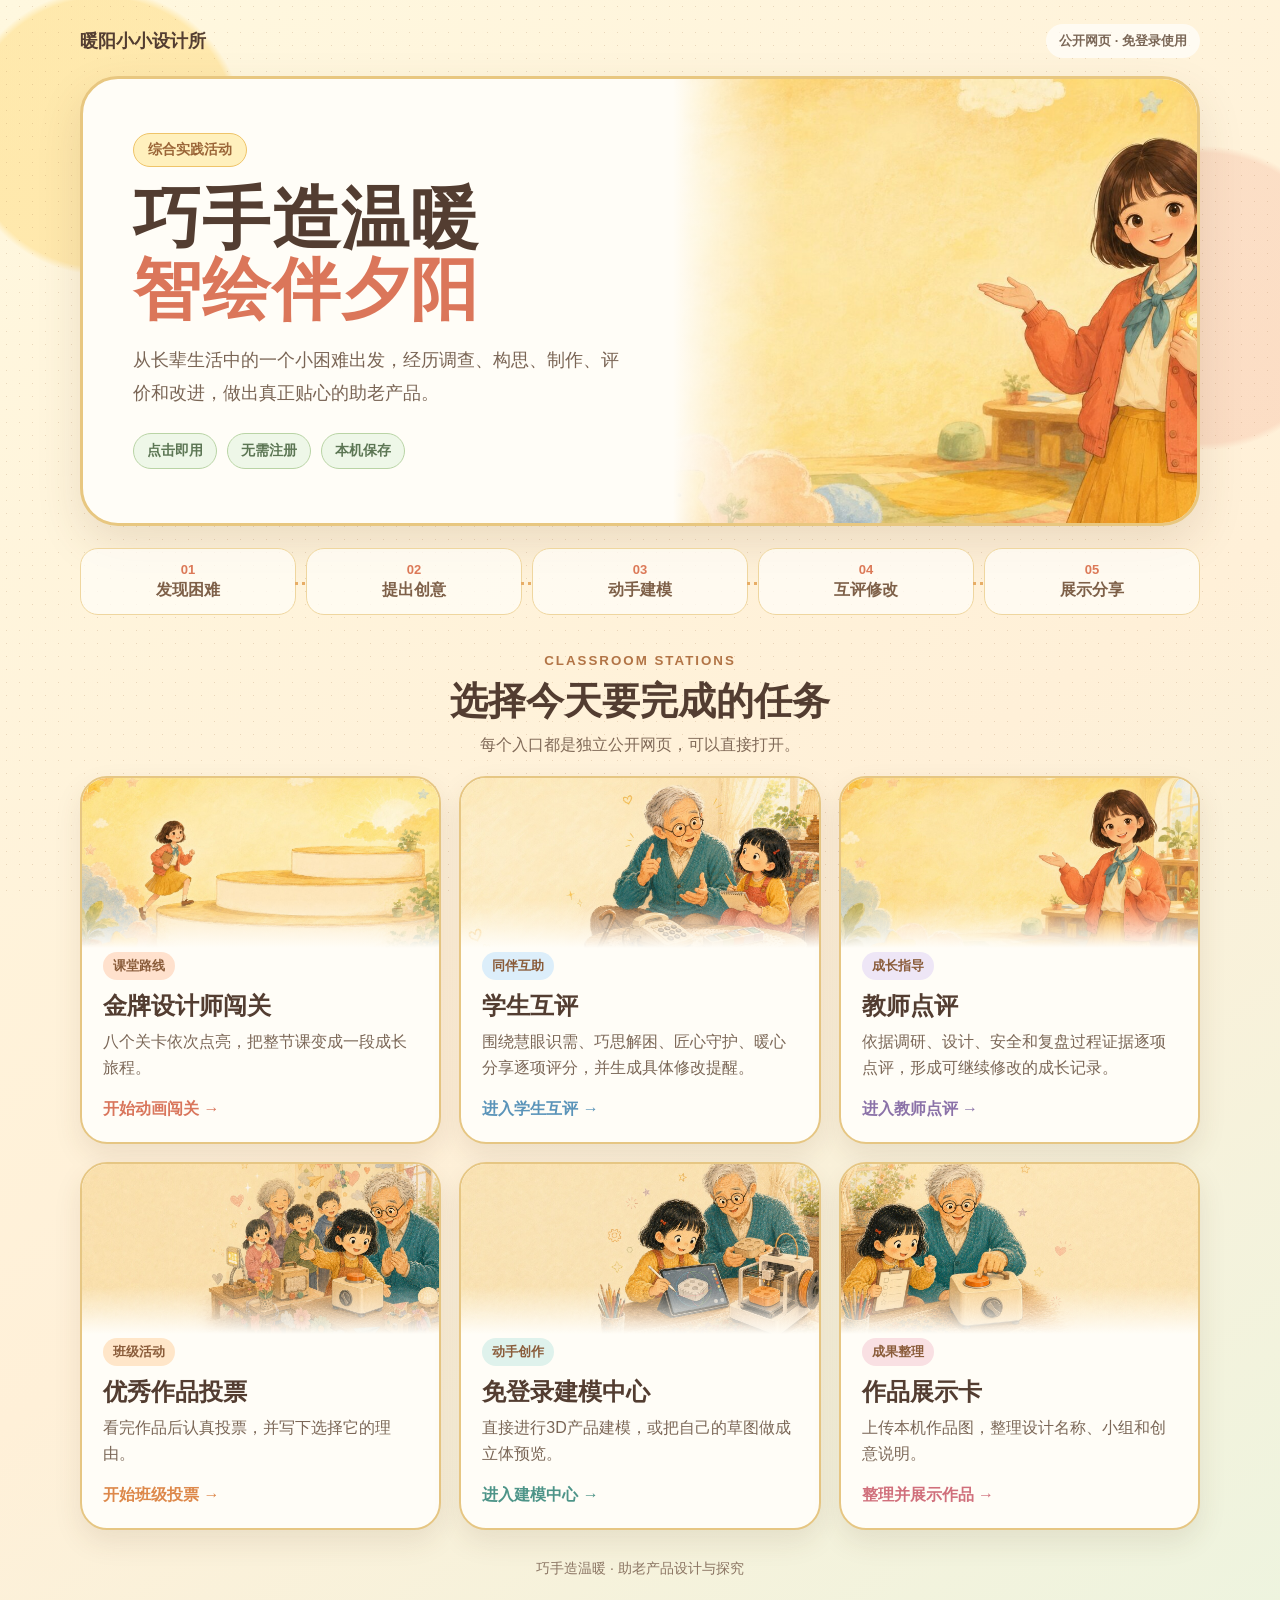
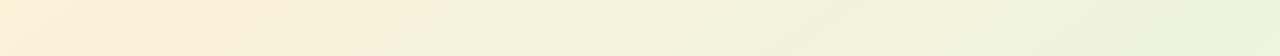
<file: index.html>
<!doctype html>
<html lang="zh-CN">
<head>
  <meta charset="utf-8"><meta name="viewport" content="width=device-width,initial-scale=1">
  <title>巧手造温暖｜助老产品设计课堂平台</title>
  <link rel="stylesheet" href="theme.css">
  <style>
    .brand{font-size:18px;font-weight:900}.status{font-size:13px;color:#6b8070}.hero{display:grid;grid-template-columns:1.06fr .94fr;min-height:450px;background:#fffdf7;border:3px solid #e8c780;border-radius:38px;overflow:hidden;box-shadow:var(--shadow)}
    .hero-copy{padding:52px 50px;display:flex;flex-direction:column;justify-content:center}.hero h1{font-size:clamp(39px,6vw,68px);line-height:1.05;margin:16px 0 18px}.hero h1 em{display:block;color:#db765a;font-style:normal}.hero p{font-size:18px;line-height:1.85;color:#7a6555;margin:0}.hero-art{background:url('assets/hero-teacher.jpg') center/cover no-repeat;position:relative}.hero-art:before{content:"";position:absolute;inset:0;background:linear-gradient(90deg,#fffdf7 0,transparent 22%)}
    .promise{display:flex;gap:10px;flex-wrap:wrap;margin-top:23px}.promise span{background:#eef7e8;border:1.5px solid #b9d4a5;border-radius:999px;padding:8px 13px;font-size:14px;font-weight:800;color:#5c7654}
    .journey{display:grid;grid-template-columns:repeat(5,1fr);gap:10px;margin:22px 0 34px}.journey div{position:relative;text-align:center;background:rgba(255,253,247,.78);border:1.5px solid #efd69f;border-radius:18px;padding:13px 8px;color:#7e6048;font-weight:800}.journey b{display:block;color:#dc7957;font-size:13px;margin-bottom:3px}.journey div:not(:last-child):after{content:"";position:absolute;right:-10px;top:50%;width:10px;border-top:3px dotted #e7ad66}
    .entry-grid{display:grid;grid-template-columns:repeat(3,1fr);gap:18px}.entry{display:flex;flex-direction:column;text-decoration:none;background:#fffdf7;border:2.5px solid #e6c683;border-radius:27px;overflow:hidden;box-shadow:0 12px 28px rgba(92,60,30,.10);transition:.2s}.entry:hover{transform:translateY(-6px);box-shadow:0 18px 38px rgba(92,60,30,.16)}.entry-photo{height:170px;background-size:cover;background-position:center;position:relative}.entry-photo:after{content:"";position:absolute;inset:auto 0 0;height:48px;background:linear-gradient(transparent,#fffdf7)}.entry-body{padding:4px 21px 22px;display:flex;flex-direction:column;flex:1}.entry small{display:inline-block;align-self:flex-start;background:var(--tag,#fff0bd);border-radius:999px;padding:5px 10px;font-weight:900;color:#8a5c3a}.entry h2{font-size:24px;margin:10px 0 7px}.entry p{color:#7b6757;line-height:1.65;margin:0 0 17px}.entry strong{margin-top:auto;color:var(--accent,#dc7957)}
    .e1{--accent:#d9765c;--tag:#ffe1cd}.e2{--accent:#5b94b9;--tag:#dceefa}.e3{--accent:#8b72a8;--tag:#eee6f6}.e4{--accent:#dd884a;--tag:#ffe6c9}.e5{--accent:#4d9488;--tag:#dff2ec}.e6{--accent:#d06f7b;--tag:#f9e0e3}.foot{text-align:center;color:#8a7462;margin-top:30px;font-size:14px}
    @media(max-width:820px){.hero{grid-template-columns:1fr}.hero-art{min-height:320px;order:-1}.hero-art:before{background:linear-gradient(0deg,#fffdf7,transparent 26%)}.hero-copy{padding:32px 26px}.entry-grid{grid-template-columns:1fr 1fr}.journey{grid-template-columns:1fr 1fr}.journey div:last-child{grid-column:1/-1}.journey div:after{display:none}}
    @media(max-width:560px){.entry-grid{grid-template-columns:1fr}.hero-art{min-height:260px}.hero h1{font-size:43px}}
  </style>
</head>
<body><main class="page">
  <nav class="topbar"><div class="brand">暖阳小小设计所</div><span class="status">公开网页 · 免登录使用</span></nav>
  <section class="hero"><div class="hero-copy"><span class="eyebrow">综合实践活动</span><h1>巧手造温暖<em>智绘伴夕阳</em></h1><p>从长辈生活中的一个小困难出发，经历调查、构思、制作、评价和改进，做出真正贴心的助老产品。</p><div class="promise"><span>点击即用</span><span>无需注册</span><span>本机保存</span></div></div><div class="hero-art" aria-label="暖黄手绘课堂人物"></div></section>
  <section class="journey" aria-label="学习路线"><div><b>01</b>发现困难</div><div><b>02</b>提出创意</div><div><b>03</b>动手建模</div><div><b>04</b>互评修改</div><div><b>05</b>展示分享</div></section>
  <header class="section-title"><small>CLASSROOM STATIONS</small><h2>选择今天要完成的任务</h2><p>每个入口都是独立公开网页，可以直接打开。</p></header>
  <section class="entry-grid">
    <a class="entry e1" href="challenge.html"><div class="entry-photo" style="background-image:url('assets/challenge-stairs.jpg')"></div><div class="entry-body"><small>课堂路线</small><h2>金牌设计师闯关</h2><p>八个关卡依次点亮，把整节课变成一段成长旅程。</p><strong>开始动画闯关 →</strong></div></a>
    <a class="entry e2" href="peer-review.html?role=student"><div class="entry-photo" style="background-image:url('assets/review-pair.jpg')"></div><div class="entry-body"><small>同伴互助</small><h2>学生互评</h2><p>围绕慧眼识需、巧思解困、匠心守护、暖心分享逐项评分，并生成具体修改提醒。</p><strong>进入学生互评 →</strong></div></a>
    <a class="entry e3" href="peer-review.html?role=teacher"><div class="entry-photo" style="background-image:url('assets/hero-teacher.jpg')"></div><div class="entry-body"><small>成长指导</small><h2>教师点评</h2><p>依据调研、设计、安全和复盘过程证据逐项点评，形成可继续修改的成长记录。</p><strong>进入教师点评 →</strong></div></a>
    <a class="entry e4" href="vote.html"><div class="entry-photo" style="background-image:url('assets/vote-group.jpg')"></div><div class="entry-body"><small>班级活动</small><h2>优秀作品投票</h2><p>看完作品后认真投票，并写下选择它的理由。</p><strong>开始班级投票 →</strong></div></a>
    <a class="entry e5" href="modeling.html"><div class="entry-photo" style="background-image:url('assets/modeling-pair.jpg')"></div><div class="entry-body"><small>动手创作</small><h2>免登录建模中心</h2><p>直接进行3D产品建模，或把自己的草图做成立体预览。</p><strong>进入建模中心 →</strong></div></a>
    <a class="entry e6" href="works.html"><div class="entry-photo" style="background-image:url('assets/works-pair.jpg')"></div><div class="entry-body"><small>成果整理</small><h2>作品展示卡</h2><p>上传本机作品图，整理设计名称、小组和创意说明。</p><strong>整理并展示作品 →</strong></div></a>
  </section>
  <p class="foot">巧手造温暖 · 助老产品设计与探究</p>
</main></body></html>
</file>
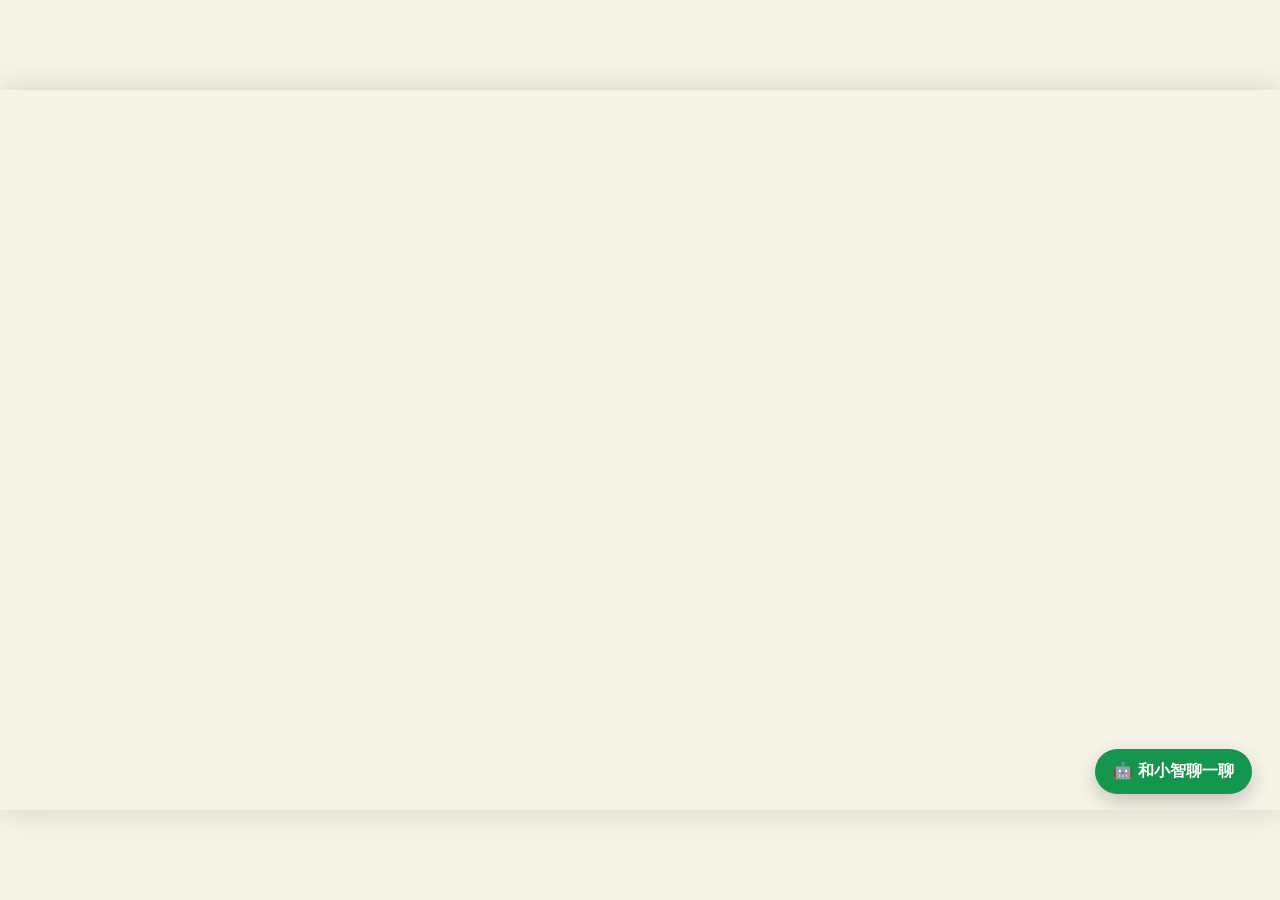
<file: network-scenario-agent/index.html>
<!doctype html>
<html lang="zh-CN">
<head>
<meta charset="utf-8">
<meta name="viewport" content="width=device-width,initial-scale=1">
<title>情境辨析智能体｜第7课 神奇的世界</title>
<style>
*{box-sizing:border-box}html,body{margin:0;background:#f6f3e8;font-family:"Microsoft YaHei","PingFang SC",sans-serif;color:#173d30}body{min-height:100vh;display:flex;align-items:center;justify-content:center;padding:0}.stage{position:relative;width:min(100vw,1672px);aspect-ratio:1672/941;background-position:center;background-size:100% 100%;background-repeat:no-repeat;overflow:hidden;box-shadow:0 0 30px rgba(0,0,0,.15)}.hotspot{position:absolute;border:0;background:transparent;border-radius:22px;cursor:pointer;transition:.18s;outline:none}.hotspot:hover,.hotspot:focus-visible{box-shadow:0 0 0 5px rgba(255,229,75,.78),0 0 25px rgba(255,157,37,.45);background:rgba(255,255,255,.08)}.hotspot::after{content:"点击互动";position:absolute;right:8px;bottom:8px;background:rgba(19,133,71,.9);color:#fff;padding:5px 9px;border-radius:999px;font-size:clamp(9px,1vw,15px);font-weight:700;opacity:0;transform:translateY(4px);transition:.18s}.hotspot:hover::after,.hotspot:focus-visible::after{opacity:1;transform:none}.h1{left:21.5%;top:25.7%;width:18.7%;height:27.6%}.h2{left:41.1%;top:25.7%;width:18.1%;height:27.6%}.h3{left:59.6%;top:25.7%;width:18.3%;height:27.6%}.h4{left:21.5%;top:54.8%;width:18.7%;height:28.5%}.h5{left:41.1%;top:54.8%;width:18.1%;height:28.5%}.h6{left:59.6%;top:54.8%;width:18.3%;height:28.5%}.robotHit{left:79.4%;top:33.5%;width:18.5%;height:50%;border-radius:45%}.agentBtn{position:absolute;right:2.2%;bottom:2.2%;min-width:150px;padding:12px 18px;border:0;border-radius:999px;background:#16964d;color:#fff;font-weight:800;font-size:clamp(14px,1.25vw,20px);box-shadow:0 7px 20px rgba(0,0,0,.2);cursor:pointer}.agentBtn:hover{filter:brightness(1.07)}.overlay{position:absolute;inset:0;background:rgba(8,33,22,.42);display:none;align-items:center;justify-content:center;padding:4%;backdrop-filter:blur(2px)}.overlay.show{display:flex}.dialog{width:min(760px,92%);max-height:88%;overflow:auto;background:linear-gradient(180deg,#fff,#f4fff5);border:4px solid #46ad62;border-radius:28px;box-shadow:0 20px 55px rgba(0,0,0,.28);padding:24px;position:relative}.close{position:absolute;right:14px;top:12px;width:42px;height:42px;border:0;border-radius:50%;background:#eef4ef;font-size:24px;cursor:pointer}.agentHead{display:flex;gap:14px;align-items:center;padding-right:45px}.face{width:64px;height:64px;border-radius:50%;display:grid;place-items:center;font-size:34px;background:#e4f6ff;border:3px solid #56b2e5}.agentHead h2{margin:0;color:#108143;font-size:clamp(22px,2.2vw,34px)}.agentHead p{margin:5px 0 0;color:#527064}.question{margin:20px 0 14px;padding:15px;border-radius:18px;background:#f2faf2;font-weight:700;font-size:clamp(17px,1.6vw,23px)}.choice{display:grid;grid-template-columns:1fr 1fr;gap:14px}.choice button{min-height:58px;border:0;border-radius:16px;color:#fff;font-weight:800;font-size:20px;cursor:pointer}.good{background:#22aa55}.bad{background:#ef5656}.choice button.active{outline:5px solid #ffe066;outline-offset:2px}.reasonLabel{display:block;margin-top:18px;font-weight:800}textarea{width:100%;margin-top:8px;min-height:105px;border:2px solid #b9d8c0;border-radius:16px;padding:13px;font:inherit;font-size:16px;resize:vertical}.actions{display:flex;gap:10px;flex-wrap:wrap;margin-top:12px}.actions button{min-height:46px;border:0;border-radius:14px;padding:0 18px;font-weight:800;cursor:pointer}.review{background:#147fdd;color:#fff}.speak{background:#ffb52e;color:#503300}.next{background:#1fa05a;color:#fff}.feedback{margin-top:16px;padding:15px;border-radius:16px;background:#fff7d8;border:2px solid #f0d56d;line-height:1.7;font-size:16px}.progress{margin-top:16px;display:flex;align-items:center;gap:12px}.bar{flex:1;height:12px;background:#e3ece5;border-radius:999px;overflow:hidden}.bar i{display:block;height:100%;width:0;background:linear-gradient(90deg,#22aa55,#42b7ef)}.small{font-size:14px;color:#5c7568}@media(max-width:700px){.dialog{padding:18px}.choice{grid-template-columns:1fr}.agentBtn{min-width:0;padding:10px 13px}.face{width:52px;height:52px}.hotspot{border-radius:12px}.hotspot::after{display:none}}
</style>
</head>
<body>
<main class="stage" id="stage" aria-label="第7课神奇的世界情境辨析智能体">
<button class="hotspot h1" data-i="0" aria-label="情境1 在网上和同学交流学习"></button><button class="hotspot h2" data-i="1" aria-label="情境2 长时间玩网络游戏"></button><button class="hotspot h3" data-i="2" aria-label="情境3 睡觉前还刷短视频"></button><button class="hotspot h4" data-i="3" aria-label="情境4 观看科普知识视频"></button><button class="hotspot h5" data-i="4" aria-label="情境5 和陌生人随意聊天"></button><button class="hotspot h6" data-i="5" aria-label="情境6 在网上购买学习用品"></button><button class="hotspot robotHit" id="robotHit" aria-label="和小智智能体对话"></button><button class="agentBtn" id="agentBtn">🤖 和小智聊一聊</button>
<section class="overlay" id="overlay" role="dialog" aria-modal="true" aria-labelledby="dlgTitle"><div class="dialog"><button class="close" id="closeBtn" aria-label="关闭">×</button><div class="agentHead"><div class="face">🤖</div><div><h2 id="dlgTitle">小智网络使用智能体</h2><p>我会根据你的判断和理由，给出课堂即时点评。</p></div></div><div class="question" id="question">请选择一个情境开始。</div><div class="choice"><button class="good" id="goodBtn">✓ 我认为合理</button><button class="bad" id="badBtn">✕ 我认为有问题</button></div><label class="reasonLabel" for="reason">说说你的理由：</label><textarea id="reason" maxlength="220" placeholder="例如：我认为这样有问题，因为……"></textarea><div class="actions"><button class="review" id="reviewBtn">✨ 请小智点评</button><button class="speak" id="speakBtn">🔊 朗读点评</button><button class="next" id="nextBtn">下一个情境 →</button></div><div class="feedback" id="feedback">小智：先作出判断，再写一句理由吧！</div><div class="progress"><div class="bar"><i id="bar"></i></div><strong id="prog">0 / 6</strong></div><div class="small" id="scoreText">已完成 0 个情境。</div></div></section>
</main>
<script src="bg.js"></script>
<script>
const scenarios=[{t:"在网上和同学交流学习",ans:"good",hint:"合理。网络能帮助同学交流学习，但要文明表达，并保护个人信息。"},{t:"长时间玩网络游戏",ans:"bad",hint:"有问题。长时间游戏会挤占学习、运动和休息时间，需要合理控制时长。"},{t:"睡觉前还刷短视频",ans:"bad",hint:"有问题。睡前长时间看屏幕可能影响睡眠质量，也会影响第二天的学习状态。"},{t:"观看科普知识视频",ans:"good",hint:"合理。优质科普内容有助于增长知识，但要注意来源可靠、观看时间适度。"},{t:"和陌生人随意聊天",ans:"bad",hint:"有问题。与陌生人交流要提高警惕，不随意透露姓名、学校、住址、电话等隐私。"},{t:"在网上购买学习用品",ans:"good",hint:"合理。在家长指导下使用正规平台，核对商品信息并注意支付安全。"}];let current=0,choice=null;const done=Array(6).fill(false),correct=Array(6).fill(false);const $=id=>document.getElementById(id);$("stage").style.backgroundImage=`url(${window.BG})`;function openAgent(i){current=i;choice=null;$("question").textContent=`情境 ${i+1}：${scenarios[i].t}。你认为这种网络使用方式合理吗？`;$("reason").value="";$("feedback").textContent="小智：请选择“合理”或“有问题”，再说说你的理由。";$("goodBtn").classList.remove("active");$("badBtn").classList.remove("active");$("overlay").classList.add("show")}document.querySelectorAll(".hotspot[data-i]").forEach(b=>b.addEventListener("click",()=>openAgent(+b.dataset.i)));$("robotHit").addEventListener("click",()=>openAgent(current));$("agentBtn").addEventListener("click",()=>openAgent(current));$("closeBtn").addEventListener("click",()=>$("overlay").classList.remove("show"));$("overlay").addEventListener("click",e=>{if(e.target===$("overlay"))$("overlay").classList.remove("show")});document.addEventListener("keydown",e=>{if(e.key==="Escape")$("overlay").classList.remove("show")});function choose(v){choice=v;$("goodBtn").classList.toggle("active",v==="good");$("badBtn").classList.toggle("active",v==="bad")}$("goodBtn").addEventListener("click",()=>choose("good"));$("badBtn").addEventListener("click",()=>choose("bad"));function makeReview(){const txt=$("reason").value.trim();if(!choice)return"小智：你还没有选择“合理”或“有问题”哦。先完成判断吧！";if(txt.length<4)return"小智：判断已经收到。请再补充一句理由，比如它是否安全、是否影响健康或学习。";const s=scenarios[current],ok=choice===s.ans;done[current]=true;correct[current]=ok;const tags=[];if(/安全|隐私|陌生|诈骗|支付|个人信息|家长/.test(txt))tags.push("网络安全");if(/健康|睡眠|休息|时间|视力|沉迷|运动/.test(txt))tags.push("健康用网");if(/学习|知识|科普|作业|资料|同学/.test(txt))tags.push("学习与交流");let msg=ok?"🌟 判断正确！":"🔎 这个判断还可以再想一想。";msg+=" "+s.hint;if(tags.length)msg+=` 你的理由还关注到了“${tags.join("、")}”，这一点很好。`;else msg+=" 如果能再从安全、健康或学习影响中补充一个角度，理由会更完整。";updateProgress();return msg}$("reviewBtn").addEventListener("click",()=>{$("feedback").textContent=makeReview()});$("speakBtn").addEventListener("click",()=>{if(!("speechSynthesis" in window))return;speechSynthesis.cancel();const u=new SpeechSynthesisUtterance($("feedback").textContent);u.lang="zh-CN";u.rate=.95;speechSynthesis.speak(u)});$("nextBtn").addEventListener("click",()=>openAgent((current+1)%6));function updateProgress(){const n=done.filter(Boolean).length,c=correct.filter(Boolean).length;$("bar").style.width=n/6*100+"%";$("prog").textContent=`${n} / 6`;$("scoreText").textContent=n===6?`全部完成！你答对了 ${c} 个情境。`:`已完成 ${n} 个情境，其中答对 ${c} 个。`}
</script>
</body></html>
</file>
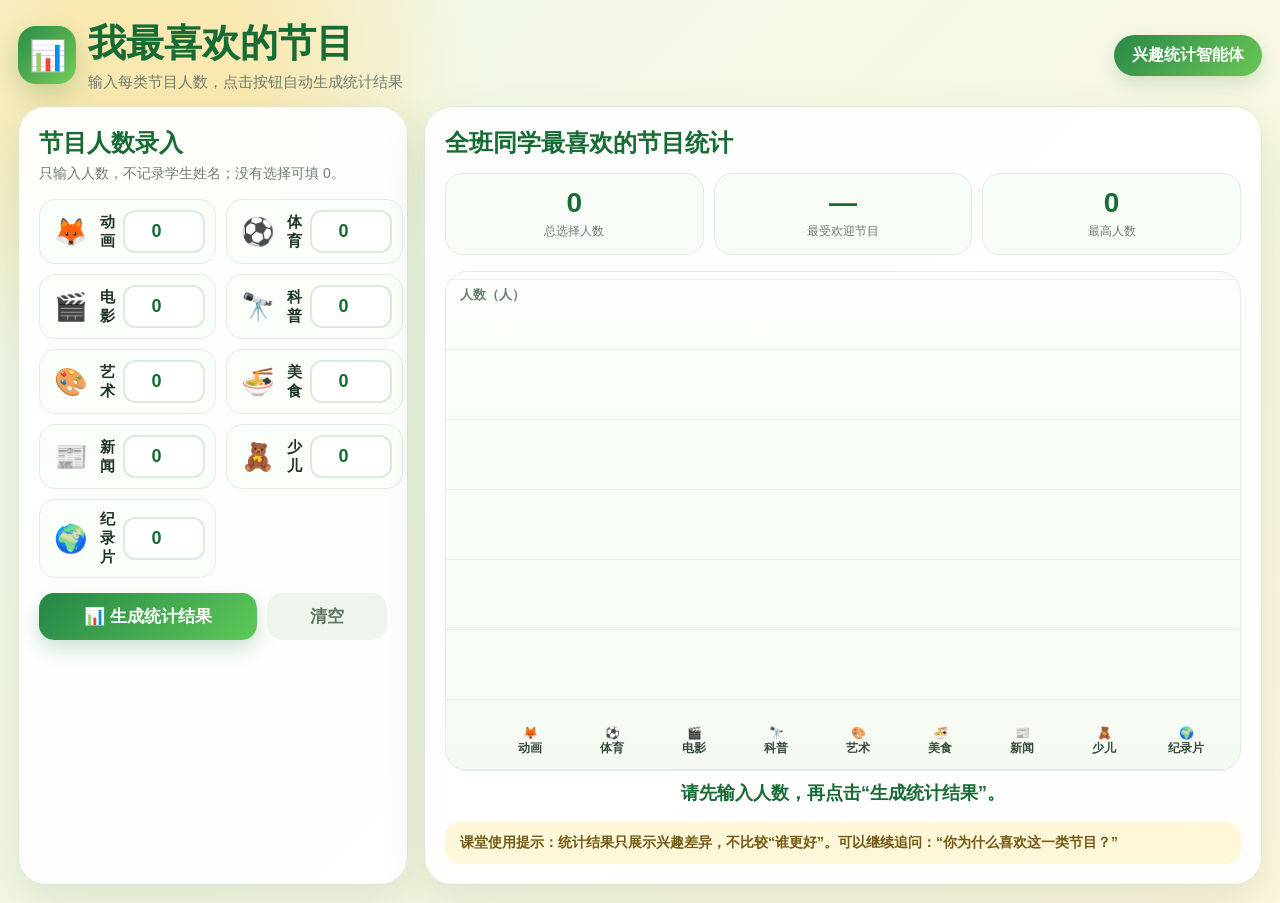
<file: tv-program-stats/index.html>
<!DOCTYPE html>
<html lang="zh-CN">
<head>
<meta charset="utf-8">
<meta name="viewport" content="width=device-width,initial-scale=1">
<title>我最喜欢的节目｜兴趣统计</title>
<style>
:root{
  --green:#1f7d3f;
  --green2:#65c65b;
  --cream:#fff9e8;
  --ink:#203427;
  --muted:#6d7c70;
  --panel:rgba(255,255,255,.94);
  --line:#d8ead5;
}
*{box-sizing:border-box}
html,body{margin:0;padding:0;font-family:"Microsoft YaHei","PingFang SC",sans-serif;background:
radial-gradient(circle at 12% 8%,#f9e8b0 0 7%,transparent 23%),
linear-gradient(135deg,#eef8e9,#fff7df);color:var(--ink)}
body{min-height:100vh}
.app{max-width:1500px;margin:auto;padding:18px}
.header{display:flex;align-items:center;justify-content:space-between;gap:14px;flex-wrap:wrap;margin-bottom:14px}
.title-wrap{display:flex;align-items:center;gap:12px}
.logo{width:58px;height:58px;border-radius:18px;display:grid;place-items:center;background:linear-gradient(135deg,#2b8b47,#73ce58);font-size:30px;color:white;box-shadow:0 10px 24px rgba(31,125,63,.22)}
h1{margin:0;font-size:clamp(28px,3vw,48px);color:#176b35}
.subtitle{margin-top:4px;color:var(--muted);font-size:15px}
.badge{background:linear-gradient(135deg,#2a8846,#6bc757);color:white;padding:10px 18px;border-radius:999px;font-weight:900;box-shadow:0 8px 18px rgba(31,125,63,.18)}
.main{display:grid;grid-template-columns:390px minmax(0,1fr);gap:16px;align-items:stretch}
.card{background:var(--panel);border:1px solid var(--line);border-radius:28px;box-shadow:0 18px 46px rgba(34,96,45,.12)}
.input-card{padding:20px}.input-card h2,.chart-card h2{margin:0;color:#176b35}.hint{margin:6px 0 16px;color:var(--muted);font-size:14px}
.inputs{display:grid;grid-template-columns:1fr 1fr;gap:10px}
.item{display:grid;grid-template-columns:42px 1fr 82px;gap:8px;align-items:center;padding:10px;border:1px solid #e1eee0;border-radius:16px;background:#fbfff9}
.icon{font-size:27px;text-align:center}.name{font-weight:900;font-size:15px}
.num{width:82px;border:2px solid #dcebdd;border-radius:12px;padding:9px 8px;font-size:18px;font-weight:900;text-align:center;color:#176b35;background:white}
.num:focus{outline:none;border-color:#65c65b;box-shadow:0 0 0 4px rgba(101,198,91,.15)}
.actions{display:grid;grid-template-columns:1fr 120px;gap:10px;margin-top:15px}.btn{border:0;border-radius:15px;padding:12px 15px;font-weight:900;font-size:17px;cursor:pointer}
.primary{background:linear-gradient(135deg,#258647,#5fc958);color:white;box-shadow:0 9px 20px rgba(31,125,63,.22)}.secondary{background:#eef5ed;color:#5e7462}.primary:active,.secondary:active{transform:scale(.98)}
.chart-card{padding:20px;min-width:0}
.summary{display:grid;grid-template-columns:repeat(3,1fr);gap:10px;margin:14px 0 16px}
.sum{border-radius:18px;padding:14px;background:#f8fcf7;border:1px solid #e0ede0;text-align:center}.sum .v{font-size:28px;font-weight:900;color:#176b35;line-height:1.1}.sum .k{font-size:12px;color:var(--muted);margin-top:4px}
.chart{position:relative;height:500px;border-radius:22px;padding:28px 18px 52px 48px;background:repeating-linear-gradient(to top,rgba(96,132,101,.11) 0 1px,transparent 1px 70px),linear-gradient(#fcfffb,#f5fbf3);border:1px solid #e0ede0;overflow:hidden}
.ylabel{position:absolute;left:14px;top:14px;color:#6b7e70;font-size:13px;font-weight:700}.bars{height:100%;display:flex;align-items:flex-end;justify-content:space-around;gap:10px}
.barcol{flex:1;min-width:48px;height:100%;display:flex;flex-direction:column;justify-content:flex-end;align-items:center}.value{font-size:19px;font-weight:900;margin-bottom:6px;opacity:0;transform:translateY(8px);transition:.35s .15s}.barcol.ready .value{opacity:1;transform:none}
.bar{width:min(64px,74%);height:0;border-radius:15px 15px 6px 6px;transition:height .8s cubic-bezier(.2,.8,.2,1);box-shadow:0 6px 14px rgba(0,0,0,.10)}
.label{position:absolute;bottom:13px;width:80px;text-align:center;font-size:12px;font-weight:900;color:#354d3a}
.legend-note{margin-top:13px;padding:12px 15px;border-radius:15px;background:#fff7d9;color:#745915;font-size:14px;font-weight:800}.result-line{margin-top:10px;text-align:center;font-size:18px;font-weight:900;color:#176b35;min-height:28px}
@media(max-width:980px){.main{grid-template-columns:1fr}.inputs{grid-template-columns:repeat(3,1fr)}.chart{height:430px}}
@media(max-width:720px){.inputs{grid-template-columns:1fr 1fr}.summary{grid-template-columns:1fr 1fr}.chart{height:390px;padding-left:26px}.bar{width:68%}.label{font-size:10px;width:62px}}
@media(max-width:480px){.app{padding:10px}.inputs{grid-template-columns:1fr}.summary{grid-template-columns:1fr}.chart{height:360px}.item{grid-template-columns:38px 1fr 78px}.num{width:78px}}
</style>
</head>
<body>
<div class="app">
  <div class="header">
    <div class="title-wrap">
      <div class="logo">📊</div>
      <div><h1>我最喜欢的节目</h1><div class="subtitle">输入每类节目人数，点击按钮自动生成统计结果</div></div>
    </div>
    <div class="badge">兴趣统计智能体</div>
  </div>
  <div class="main">
    <section class="card input-card">
      <h2>节目人数录入</h2>
      <div class="hint">只输入人数，不记录学生姓名；没有选择可填 0。</div>
      <div class="inputs" id="inputs"></div>
      <div class="actions"><button class="btn primary" id="generate">📊 生成统计结果</button><button class="btn secondary" id="reset">清空</button></div>
    </section>
    <section class="card chart-card">
      <h2>全班同学最喜欢的节目统计</h2>
      <div class="summary">
        <div class="sum"><div class="v" id="total">0</div><div class="k">总选择人数</div></div>
        <div class="sum"><div class="v" id="winner">—</div><div class="k">最受欢迎节目</div></div>
        <div class="sum"><div class="v" id="maxCount">0</div><div class="k">最高人数</div></div>
      </div>
      <div class="chart" aria-live="polite"><div class="ylabel">人数（人）</div><div class="bars" id="bars"></div></div>
      <div class="result-line" id="resultLine">请先输入人数，再点击“生成统计结果”。</div>
      <div class="legend-note">课堂使用提示：统计结果只展示兴趣差异，不比较“谁更好”。可以继续追问：“你为什么喜欢这一类节目？”</div>
    </section>
  </div>
</div>
<script>
(function(){
  const root=document;
  const programs=[
    {name:'动画',icon:'🦊',color:'#ff7f9f'},
    {name:'体育',icon:'⚽',color:'#45aaf2'},
    {name:'电影',icon:'🎬',color:'#ffb84d'},
    {name:'科普',icon:'🔭',color:'#61d59a'},
    {name:'艺术',icon:'🎨',color:'#b47be7'},
    {name:'美食',icon:'🍜',color:'#ff8fb8'},
    {name:'新闻',icon:'📰',color:'#56a6ee'},
    {name:'少儿',icon:'🧸',color:'#f0c94f'},
    {name:'纪录片',icon:'🌍',color:'#52cdb4'}
  ];
  const inputs=root.querySelector('#inputs'); const bars=root.querySelector('#bars');
  programs.forEach((p,i)=>{
    const item=document.createElement('label'); item.className='item';
    item.innerHTML='<div class="icon">'+p.icon+'</div><div class="name">'+p.name+'</div><input class="num" id="n'+i+'" type="number" min="0" max="99" step="1" value="0" aria-label="'+p.name+'人数">'; inputs.appendChild(item);
    const col=document.createElement('div'); col.className='barcol';
    col.innerHTML='<div class="value" id="v'+i+'" style="color:'+p.color+'">0</div><div class="bar" id="b'+i+'" style="background:'+p.color+'"></div><div class="label">'+p.icon+'<br>'+p.name+'</div>'; bars.appendChild(col);
  });
  function getValues(){return programs.map((p,i)=>{const el=root.querySelector('#n'+i);let v=Number(el.value);if(!Number.isFinite(v)||v<0)v=0;v=Math.min(99,Math.round(v));el.value=v;return v;});}
  function render(){
    const vals=getValues(); const total=vals.reduce((a,b)=>a+b,0); const max=Math.max(0,...vals); const winners=max>0?programs.filter((p,i)=>vals[i]===max).map(p=>p.name):[];
    root.querySelector('#total').textContent=total; root.querySelector('#maxCount').textContent=max; root.querySelector('#winner').textContent=winners.length?winners.join('、'):'—';
    const scaleMax=Math.max(1,max);
    programs.forEach((p,i)=>{const h=vals[i]===0?0:Math.max(4,vals[i]/scaleMax*92);root.querySelector('#v'+i).textContent=vals[i];root.querySelector('#b'+i).style.height=h+'%';root.querySelector('#b'+i).parentElement.classList.add('ready');});
    const line=root.querySelector('#resultLine');
    if(total===0)line.textContent='目前还没有录入人数。';
    else if(winners.length===1){const pct=Math.round(max/total*100);line.textContent='本次统计中，“'+winners[0]+'”选择人数最多，共 '+max+' 人，占全部选择的 '+pct+'%。';}
    else line.textContent='本次统计出现并列第一：'+winners.join('、')+'，每类均为 '+max+' 人。';
  }
  root.querySelector('#generate').addEventListener('click',render);
  root.querySelector('#reset').addEventListener('click',()=>{programs.forEach((p,i)=>{root.querySelector('#n'+i).value=0;root.querySelector('#v'+i).textContent=0;root.querySelector('#b'+i).style.height='0%';root.querySelector('#b'+i).parentElement.classList.remove('ready');});root.querySelector('#total').textContent=0;root.querySelector('#winner').textContent='—';root.querySelector('#maxCount').textContent=0;root.querySelector('#resultLine').textContent='请先输入人数，再点击“生成统计结果”。';});
  root.querySelectorAll('.num').forEach(el=>el.addEventListener('keydown',e=>{if(e.key==='Enter')render();}));
})();
</script>
</body>
</html>
</file>
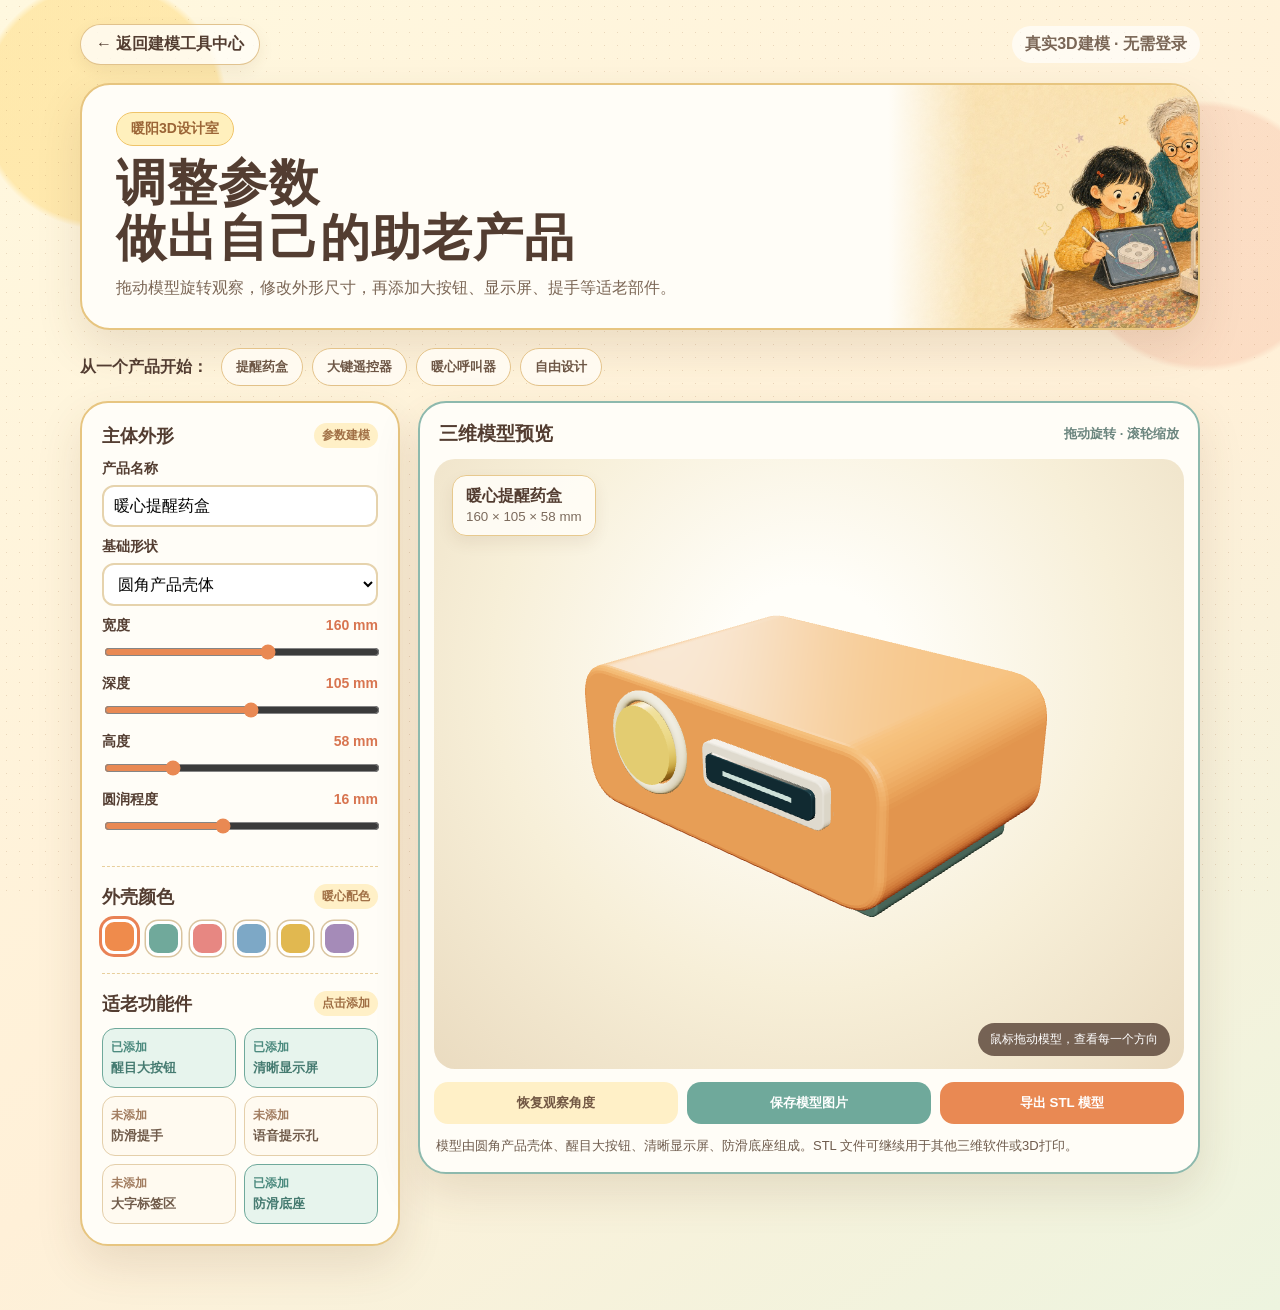
<file: block-modeler.html>
<!doctype html><html lang="zh-CN"><head><meta charset="utf-8"><meta name="viewport" content="width=device-width,initial-scale=1"><meta http-equiv="refresh" content="0;url=product-modeler.html"><title>正在进入3D产品建模室</title><link rel="stylesheet" href="theme.css"></head><body><main class="page"><section class="storybook-banner"><div class="storybook-copy"><span class="eyebrow">入口已升级</span><h1>正在进入<br>3D产品建模室</h1><p>如果页面没有自动跳转，请点击下面的按钮。</p><p><a class="back" href="product-modeler.html">打开3D产品建模室 →</a></p></div><div class="storybook-art" style="background-image:url('assets/modeling-pair.jpg')"></div></section></main><script>location.replace('product-modeler.html')</script></body></html>
</file>
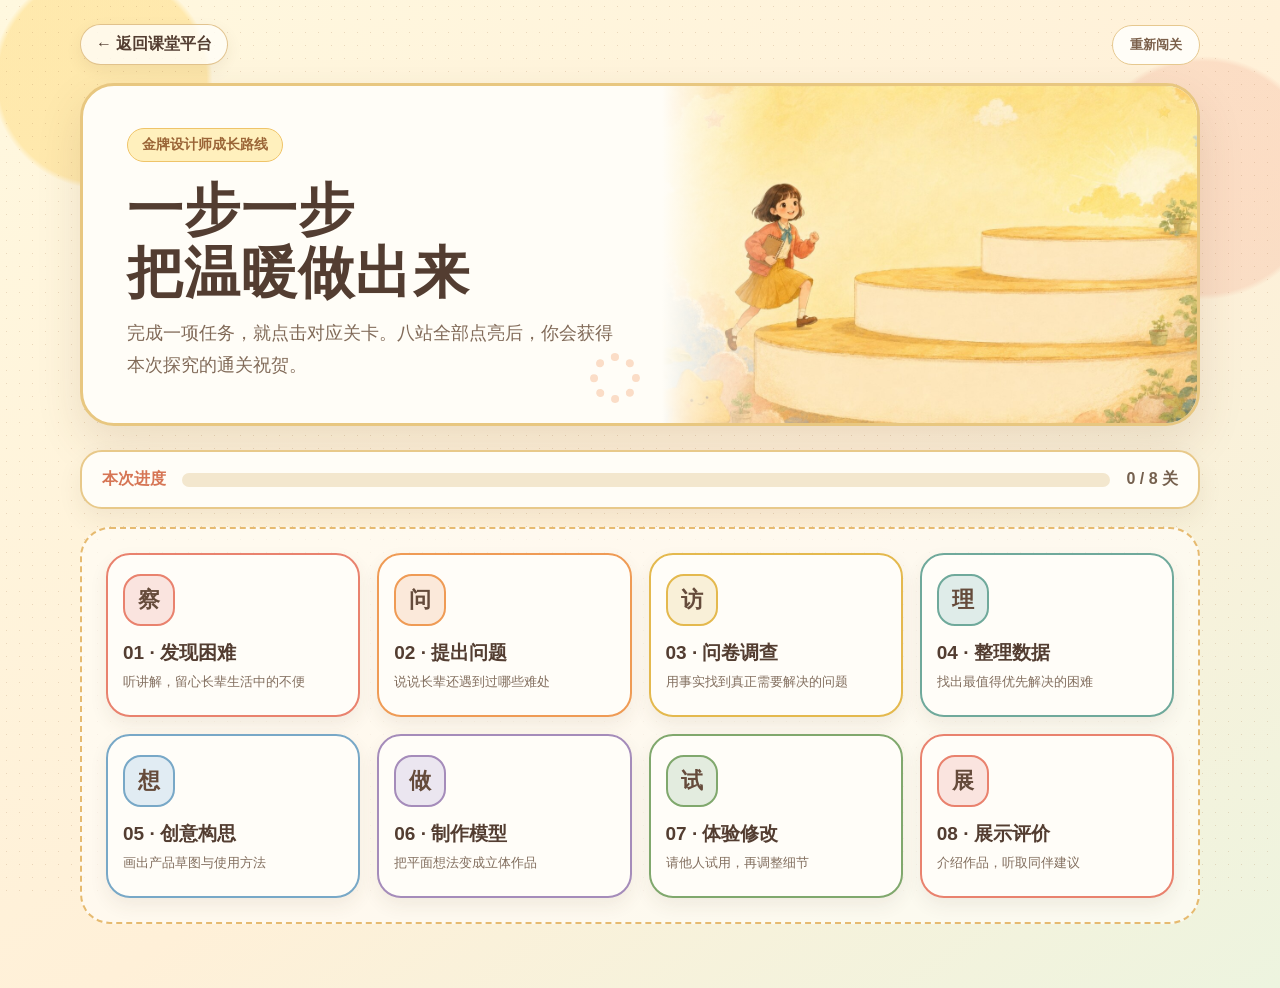
<file: challenge.html>
<!doctype html>
<html lang="zh-CN"><head><meta charset="utf-8"><meta name="viewport" content="width=device-width,initial-scale=1"><title>金牌设计师动画闯关</title><link rel="stylesheet" href="theme.css">
<style>
  .topbar button{border:1.5px solid #e6c88f;background:#fffdf7;color:#7b604b;border-radius:999px;padding:10px 17px;font-weight:800;cursor:pointer}.progress-card{background:#fffdf7;border:2px solid #e8c98a;border-radius:22px;padding:17px 20px;margin-bottom:18px;box-shadow:0 10px 24px rgba(92,60,30,.08);display:grid;grid-template-columns:auto 1fr auto;gap:16px;align-items:center}.progress-card b{color:#d67554}.progress{height:14px;background:#f3e7ce;border-radius:99px;overflow:hidden}.bar{height:100%;width:0;background:linear-gradient(90deg,#ec875f,#f3c967,#6eab9b);transition:.45s;border-radius:99px}.result{font-weight:900;color:#75604e;white-space:nowrap}
  .road{display:grid;grid-template-columns:repeat(4,1fr);gap:17px;background:rgba(255,253,247,.72);border:2px dashed #e6ba70;border-radius:30px;padding:24px}.station{position:relative;border:2.5px solid var(--c);border-radius:24px;background:#fffdf8;padding:19px 15px;min-height:164px;text-align:left;cursor:pointer;transition:.2s;box-shadow:0 8px 18px rgba(90,60,32,.08)}.station:hover{transform:translateY(-5px)}.station.done{background:#fff6cf;transform:translateY(-3px)}.badge{width:52px;height:52px;border-radius:18px;display:grid;place-items:center;background:color-mix(in srgb,var(--c) 22%,white);border:2px solid var(--c);font-size:22px;font-weight:900;color:#654b3b}.station h2{font-size:19px;margin:14px 0 6px}.station small{display:block;color:#826e5e;line-height:1.55}.check{position:absolute;right:12px;top:12px;opacity:0;background:#6eab9b;color:#fff;border-radius:999px;padding:4px 8px;font-size:12px;font-weight:900}.done .check{opacity:1}.finish{display:none;margin:20px auto 0;max-width:620px;text-align:center;background:#fffdf7;border:3px solid #efb65e;border-radius:27px;padding:24px;animation:pop .45s;box-shadow:var(--shadow)}.finish.show{display:block}.finish h2{font-size:30px;margin:4px}.finish a{display:inline-block;margin-top:10px;background:#5b9e92;color:white;text-decoration:none;padding:12px 21px;border-radius:15px;font-weight:900}@keyframes pop{from{transform:scale(.84);opacity:0}}@media(max-width:820px){.road{grid-template-columns:repeat(2,1fr)}}@media(max-width:520px){.road{grid-template-columns:1fr}.progress-card{grid-template-columns:1fr}.result{text-align:center}}
</style></head><body><main class="page"><nav class="topbar"><a href="index.html">← 返回课堂平台</a><button onclick="resetAll()">重新闯关</button></nav>
<section class="storybook-banner"><div class="storybook-copy"><span class="eyebrow">金牌设计师成长路线</span><h1>一步一步<br>把温暖做出来</h1><p>完成一项任务，就点击对应关卡。八站全部点亮后，你会获得本次探究的通关祝贺。</p></div><div class="storybook-art" style="background-image:url('assets/challenge-stairs.jpg')"></div></section>
<section class="progress-card"><b>本次进度</b><div class="progress"><div class="bar" id="bar"></div></div><span class="result" id="result"></span></section><section class="road" id="road"></section><section class="finish" id="finish"><span class="eyebrow">全部完成</span><h2>恭喜成为暖心设计师！</h2><p>你已经走完一次完整的助老产品设计探究。</p><a href="peer-review.html?role=student">去完成作品互评 →</a></section></main>
<script>
const levels=[['发现困难','听讲解，留心长辈生活中的不便','察','#e9826e'],['提出问题','说说长辈还遇到过哪些难处','问','#ef9b55'],['问卷调查','用事实找到真正需要解决的问题','访','#e4b94e'],['整理数据','找出最值得优先解决的困难','理','#6fa99b'],['创意构思','画出产品草图与使用方法','想','#78a8c7'],['制作模型','把平面想法变成立体作品','做','#a58cba'],['体验修改','请他人试用，再调整细节','试','#80a86d'],['展示评价','介绍作品，听取同伴建议','展','#e9826e']];
let done=JSON.parse(localStorage.getItem('elderChallenge')||'[]');const road=document.getElementById('road');
function draw(){road.innerHTML='';levels.forEach((l,i)=>{const d=document.createElement('article');d.className='station '+(done.includes(i)?'done':'');d.style.setProperty('--c',l[3]);d.innerHTML=`<span class="check">已完成</span><div class="badge">${done.includes(i)?'✓':l[2]}</div><h2>${String(i+1).padStart(2,'0')} · ${l[0]}</h2><small>${l[1]}</small>`;d.onclick=()=>toggle(i);road.appendChild(d)});document.getElementById('bar').style.width=(done.length/8*100)+'%';document.getElementById('result').textContent=`${done.length} / 8 关`;document.getElementById('finish').classList.toggle('show',done.length===8)}
function toggle(i){done=done.includes(i)?done.filter(x=>x!==i):[...done,i].sort((a,b)=>a-b);localStorage.setItem('elderChallenge',JSON.stringify(done));draw()}function resetAll(){done=[];localStorage.removeItem('elderChallenge');draw()}draw();
</script></body></html>
</file>
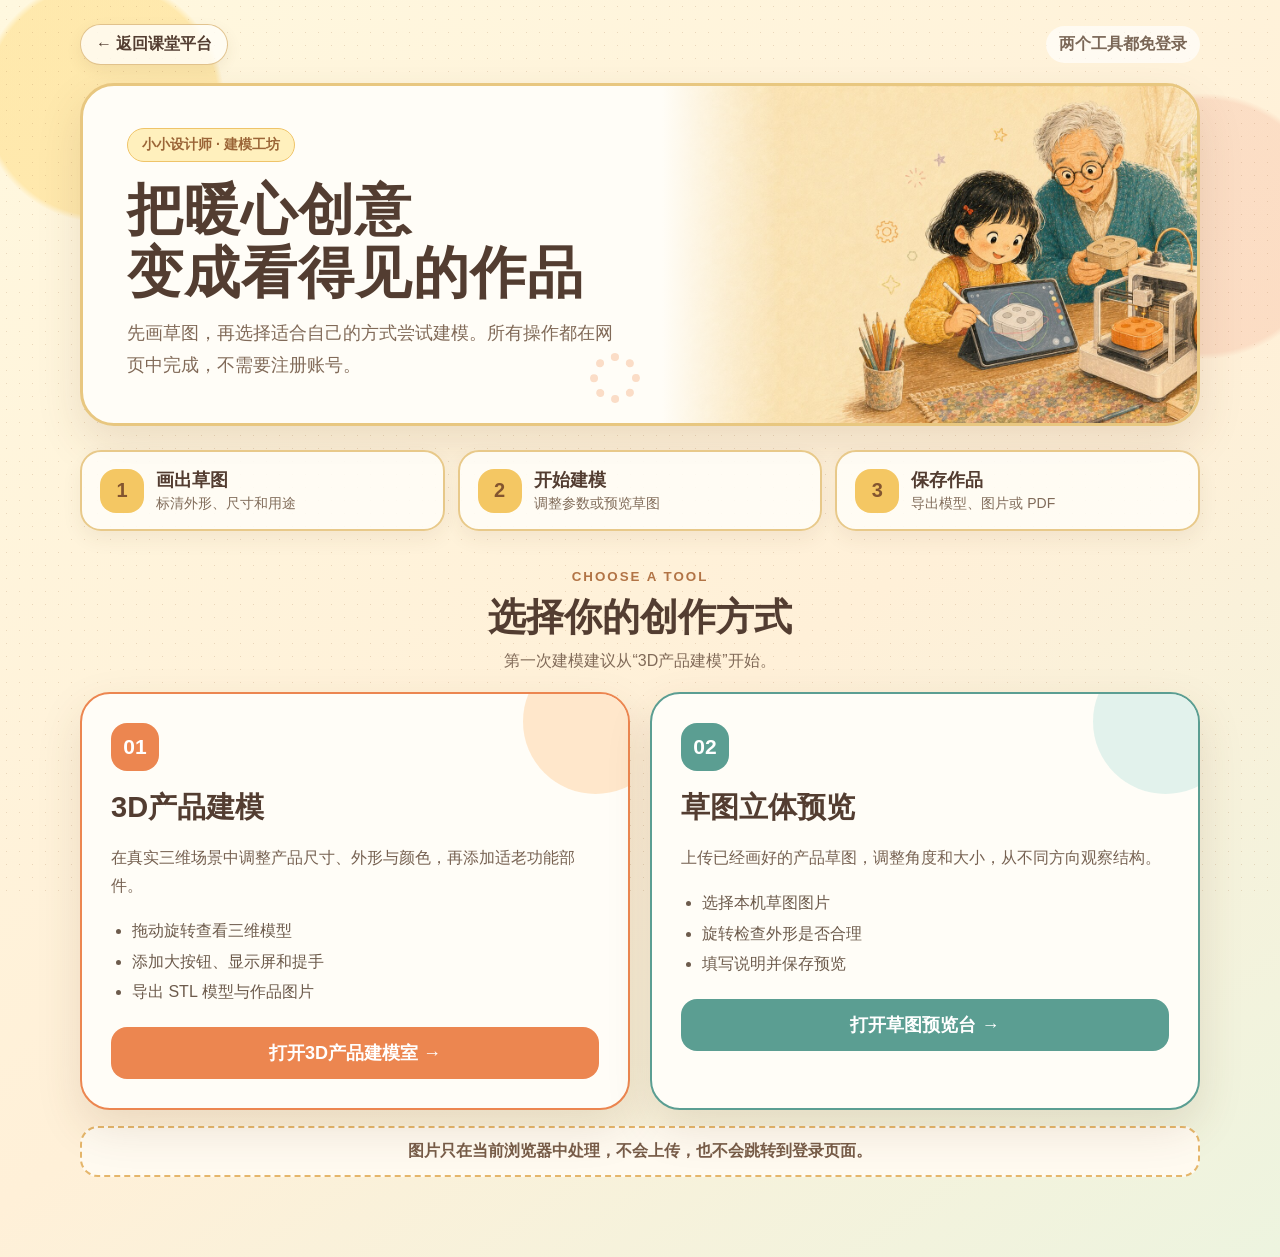
<file: modeling.html>
<!doctype html>
<html lang="zh-CN"><head><meta charset="utf-8"><meta name="viewport" content="width=device-width,initial-scale=1"><title>助老产品建模工坊</title><link rel="stylesheet" href="theme.css">
<style>
  .steps{display:grid;grid-template-columns:repeat(3,1fr);gap:13px;margin:22px 0 34px}.step{background:rgba(255,253,247,.9);border:2px solid #e8c98a;border-radius:21px;padding:16px 18px;display:grid;grid-template-columns:44px 1fr;column-gap:12px;align-items:center;box-shadow:0 8px 20px rgba(92,60,30,.07)}.step b{grid-row:1/3;display:grid;place-items:center;width:44px;height:44px;border-radius:16px;background:#f4c763;color:#83552f;font-size:20px}.step h2{font-size:18px;margin:0 0 3px}.step span{font-size:14px;color:#816c5a}
  .tools{display:grid;grid-template-columns:1fr 1fr;gap:20px}.tool{position:relative;overflow:hidden;background:#fffdf7;border:2.5px solid var(--c);border-radius:30px;padding:29px;box-shadow:var(--shadow)}.tool:before{content:"";position:absolute;right:-40px;top:-45px;width:145px;height:145px;background:var(--soft);border-radius:50%;opacity:.75}.tool .number{position:relative;display:grid;place-items:center;width:48px;height:48px;border-radius:16px;background:var(--c);color:#fff;font-weight:900;font-size:21px}.tool h2{font-size:29px;margin:17px 0 8px}.tool p{line-height:1.75;color:#766151}.tool ul{padding-left:21px;line-height:1.9;color:#6d5b4c}.go{display:block;text-align:center;text-decoration:none;color:#fff;background:var(--c);border-radius:16px;padding:14px 18px;font-size:18px;font-weight:900;margin-top:20px}.tool.active{outline:8px solid color-mix(in srgb,var(--c) 20%,transparent)}
  @media(max-width:720px){.steps,.tools{grid-template-columns:1fr}}
</style></head><body><main class="page">
  <nav class="topbar"><a href="index.html">← 返回课堂平台</a><span>两个工具都免登录</span></nav>
  <section class="storybook-banner"><div class="storybook-copy"><span class="eyebrow">小小设计师 · 建模工坊</span><h1>把暖心创意<br>变成看得见的作品</h1><p>先画草图，再选择适合自己的方式尝试建模。所有操作都在网页中完成，不需要注册账号。</p></div><div class="storybook-art" style="background-image:url('assets/modeling-pair.jpg')"></div></section>
  <section class="steps"><article class="step"><b>1</b><h2>画出草图</h2><span>标清外形、尺寸和用途</span></article><article class="step"><b>2</b><h2>开始建模</h2><span>调整参数或预览草图</span></article><article class="step"><b>3</b><h2>保存作品</h2><span>导出模型、图片或 PDF</span></article></section>
  <header class="section-title"><small>CHOOSE A TOOL</small><h2>选择你的创作方式</h2><p>第一次建模建议从“3D产品建模”开始。</p></header>
  <section class="tools"><article class="tool" id="block" style="--c:#ec8650;--soft:#ffe0bd"><span class="number">01</span><h2>3D产品建模</h2><p>在真实三维场景中调整产品尺寸、外形与颜色，再添加适老功能部件。</p><ul><li>拖动旋转查看三维模型</li><li>添加大按钮、显示屏和提手</li><li>导出 STL 模型与作品图片</li></ul><a class="go" href="product-modeler.html">打开3D产品建模室 →</a></article><article class="tool" id="sketch" style="--c:#5b9e92;--soft:#d9efe8"><span class="number">02</span><h2>草图立体预览</h2><p>上传已经画好的产品草图，调整角度和大小，从不同方向观察结构。</p><ul><li>选择本机草图图片</li><li>旋转检查外形是否合理</li><li>填写说明并保存预览</li></ul><a class="go" href="sketch-modeler.html">打开草图预览台 →</a></article></section>
  <p class="ribbon-note">图片只在当前浏览器中处理，不会上传，也不会跳转到登录页面。</p>
</main><script>const tool=new URLSearchParams(location.search).get('tool');const map={tinkercad:'block',tripo:'sketch',block:'block',sketch:'sketch'};const id=map[tool];if(id&&document.getElementById(id)){document.getElementById(id).classList.add('active');document.getElementById(id).scrollIntoView({behavior:'smooth',block:'center'})}</script></body></html>
</file>
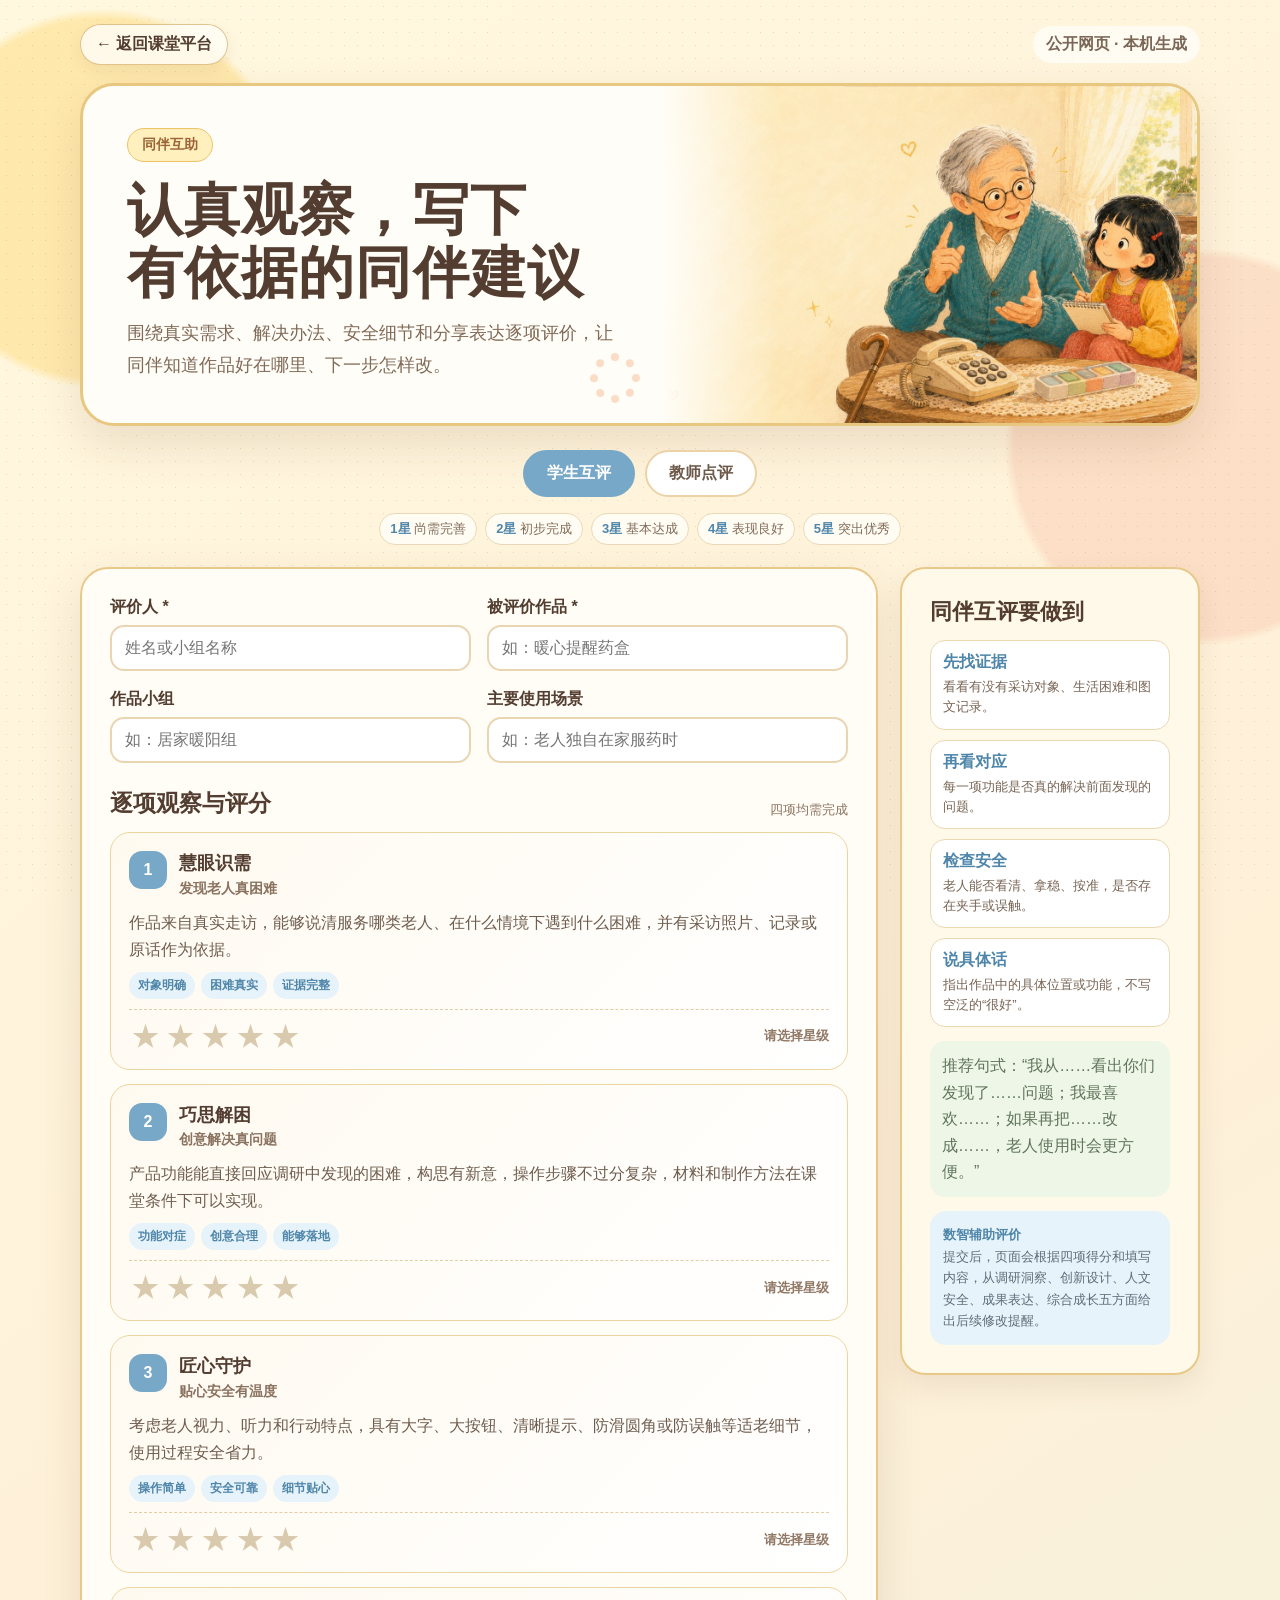
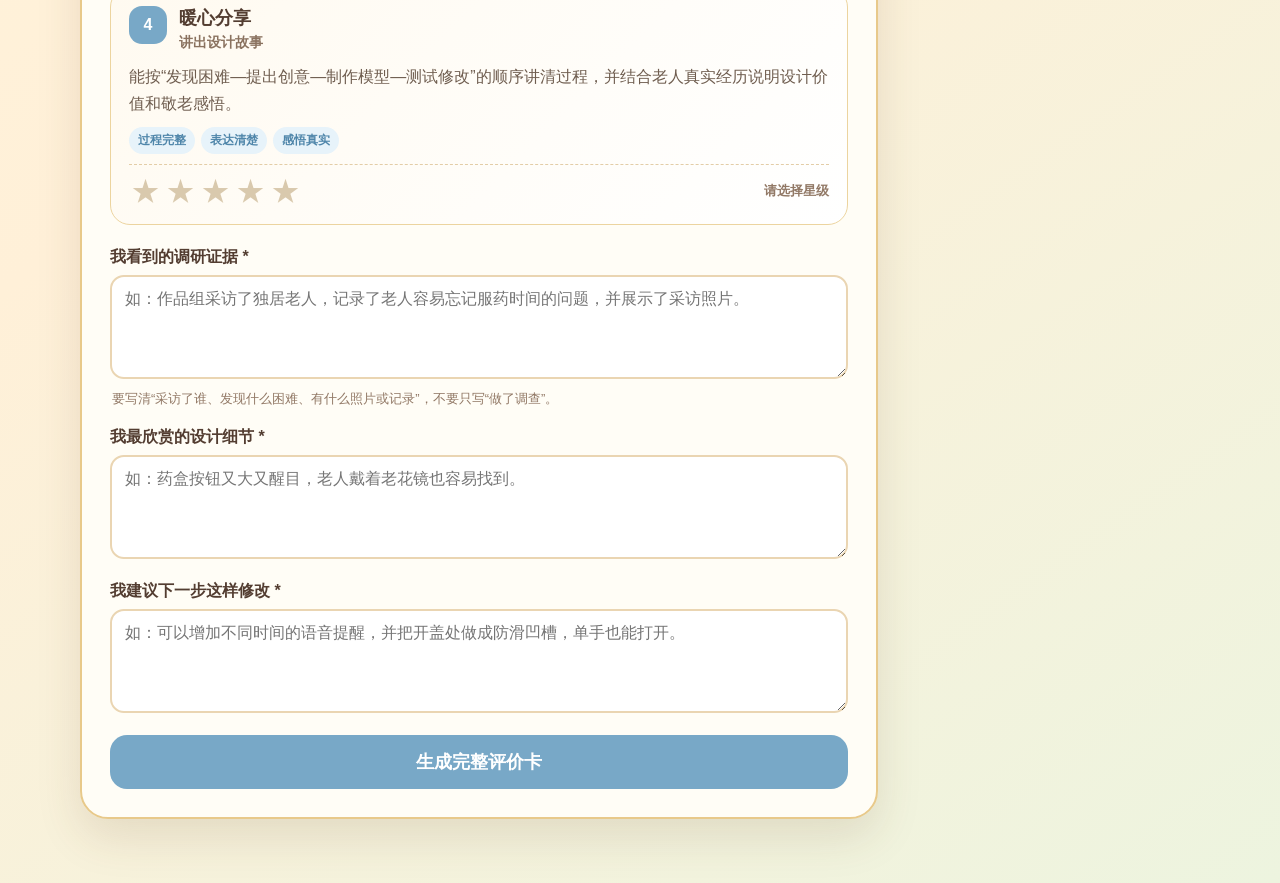
<file: peer-review.html>
<!doctype html>
<html lang="zh-CN">
<head>
  <meta charset="utf-8">
  <meta name="viewport" content="width=device-width,initial-scale=1">
  <title>助老产品作品评价</title>
  <link rel="stylesheet" href="theme.css">
  <style>
    :root{--accent:#78a8c7;--accent-soft:#e7f3fa;--accent-deep:#4f86aa}
    .head{text-align:center}.switch{display:flex;justify-content:center;gap:10px;margin:0 0 20px}.switch a{text-decoration:none;color:#6e5a4b;padding:11px 22px;background:#fff;border-radius:999px;border:2px solid #ecd2a7;font-weight:900}.switch a.on{background:var(--accent);color:#fff;border-color:var(--accent)}
    .score-key{display:flex;justify-content:center;flex-wrap:wrap;gap:8px;margin:-4px 0 22px}.score-key span{padding:6px 10px;border-radius:999px;background:rgba(255,253,247,.86);border:1px solid #ead8b6;color:#806b58;font-size:13px}.score-key b{color:var(--accent-deep)}
    .review-layout{display:grid;grid-template-columns:minmax(0,1fr) 300px;gap:22px;align-items:start}form,.result-card,.guide{padding:28px}.row{display:grid;grid-template-columns:1fr 1fr;gap:16px}.field{margin-bottom:18px}label{display:block;font-weight:900;margin-bottom:7px}input,textarea{width:100%;border:2px solid #ead5b2;border-radius:14px;padding:12px 13px;font:inherit;background:#fff}textarea{min-height:104px;resize:vertical}.field-help{display:block;color:#927966;font-size:13px;margin:6px 2px 0;line-height:1.55}
    .rubric-heading{display:flex;justify-content:space-between;align-items:flex-end;gap:12px;margin:7px 0 13px}.rubric-heading h2{font-size:23px;margin:0}.rubric-heading span{font-size:13px;color:#8b725f}.ratings{display:grid;gap:14px;margin-bottom:22px}.rating{position:relative;background:linear-gradient(135deg,#fffaf0,#fff);border:1.7px solid #ecd49f;border-radius:20px;padding:18px 18px 16px}.rating-top{display:flex;align-items:flex-start;gap:12px}.badge{flex:0 0 38px;height:38px;border-radius:13px;display:grid;place-items:center;background:var(--accent);color:#fff;font-weight:900}.criterion-title{font-size:18px;font-weight:900;line-height:1.35}.criterion-title small{display:block;color:#8a725f;font-size:14px;font-weight:700;margin-top:3px}.criterion-desc{color:#6f5d4f;line-height:1.7;margin:11px 0 9px}.checks{display:flex;flex-wrap:wrap;gap:6px;margin-bottom:10px}.checks span{background:var(--accent-soft);color:var(--accent-deep);border-radius:999px;padding:5px 9px;font-size:12px;font-weight:800}.score-line{display:flex;justify-content:space-between;align-items:center;gap:12px;border-top:1px dashed #e3cda7;padding-top:10px}.stars{display:flex;gap:2px}.stars button{border:0;background:transparent;font-size:29px;line-height:1;color:#d9c9ad;cursor:pointer;padding:2px}.stars button.on{color:#eda13e;text-shadow:0 2px 0 #fff}.score-text{min-width:86px;text-align:right;color:#927966;font-size:13px;font-weight:800}
    .submit{border:0;border-radius:17px;background:var(--accent);color:#fff;padding:15px 28px;font-size:18px;font-weight:900;cursor:pointer;width:100%}.guide{background:#fff9e9;border:2px solid #e8c98a;border-radius:25px;box-shadow:0 12px 28px rgba(92,60,30,.09);position:sticky;top:18px}.guide h2{font-size:22px;margin:0 0 13px}.guide-list{display:grid;gap:10px}.guide-item{background:#fff;border:1px solid #ecd8b2;border-radius:15px;padding:11px 12px}.guide-item b{display:block;color:var(--accent-deep);margin-bottom:4px}.guide-item span{font-size:13px;line-height:1.55;color:#786454}.sentence{background:#eef6e8;border-radius:15px;padding:12px;line-height:1.65;color:#61755b;margin-top:14px}.ai-note{margin-top:14px;background:var(--accent-soft);border-radius:16px;padding:13px;color:#5d6d78;font-size:13px;line-height:1.65}.ai-note b{color:var(--accent-deep)}
    .result-card{display:none;margin-top:24px}.result-card.show{display:block}.result-head{display:flex;justify-content:space-between;gap:18px;align-items:flex-start;border-bottom:2px dashed #e7cea1;padding-bottom:15px}.result-head h2{color:var(--accent-deep);margin:0 0 5px}.result-head p{margin:0;color:#806b59}.total{flex:0 0 auto;width:92px;height:92px;border-radius:25px;background:var(--accent-soft);display:grid;place-items:center;text-align:center;color:var(--accent-deep);font-weight:900}.total strong{display:block;font-size:28px;line-height:1}.result-grid{display:grid;grid-template-columns:1fr 1fr;gap:12px;margin:18px 0}.result-item{background:#fff9eb;border:1px solid #ead5ad;border-radius:16px;padding:13px}.result-item b{display:block;margin-bottom:6px}.result-item span{color:#7c6756;line-height:1.6;font-size:14px}.written{display:grid;gap:10px;margin:15px 0}.written div{border-left:5px solid var(--accent);background:#fff;padding:12px 14px;border-radius:4px 14px 14px 4px;line-height:1.7}.ai-result{background:linear-gradient(135deg,var(--accent-soft),#fffaf0);border:2px solid color-mix(in srgb,var(--accent) 50%,#ead0a0);border-radius:22px;padding:18px;margin:18px 0}.ai-result h3{margin:0 0 5px;color:var(--accent-deep)}.ai-result>p{margin:0 0 13px;color:#776454;font-size:13px}.ai-grid{display:grid;grid-template-columns:1fr 1fr;gap:9px}.ai-item{background:rgba(255,255,255,.82);border-radius:14px;padding:11px 12px;line-height:1.6;font-size:14px}.ai-item:last-child{grid-column:1/-1}.ai-item b{color:var(--accent-deep)}.actions{display:flex;flex-wrap:wrap;gap:10px}.actions button,.actions a{border:0;border-radius:14px;background:#fff0c7;color:#6c5542;padding:11px 16px;font-weight:900;text-decoration:none;cursor:pointer}
    @media(max-width:780px){.review-layout{grid-template-columns:1fr}.guide{position:static}.row,.result-grid,.ai-grid{grid-template-columns:1fr}.ai-item:last-child{grid-column:auto}form,.result-card{padding:20px}.score-line{align-items:flex-start;flex-direction:column}.score-text{text-align:left}.storybook-copy h1 br{display:none}}
    @media print{body{background:#fff}.topbar,.storybook-banner,.switch,.score-key,.review-layout,.actions{display:none!important}.page{width:100%;padding:0}.result-card{display:block!important;box-shadow:none!important;border:0!important;margin:0}}
  </style>
</head>
<body>
<main class="page">
  <nav class="topbar"><a href="index.html">← 返回课堂平台</a><span>公开网页 · 本机生成</span></nav>
  <section class="storybook-banner">
    <div class="storybook-copy"><span class="eyebrow" id="eyebrow">同伴互助</span><h1 id="title"></h1><p id="intro"></p></div>
    <div class="storybook-art" id="art"></div>
  </section>
  <nav class="switch"><a id="stu" href="?role=student">学生互评</a><a id="tea" href="?role=teacher">教师点评</a></nav>
  <div class="score-key"><span><b>1星</b> 尚需完善</span><span><b>2星</b> 初步完成</span><span><b>3星</b> 基本达成</span><span><b>4星</b> 表现良好</span><span><b>5星</b> 突出优秀</span></div>

  <section class="review-layout">
    <form id="reviewForm">
      <div class="row">
        <div class="field"><label for="author">评价人 *</label><input id="author" required placeholder="姓名或小组名称"></div>
        <div class="field"><label for="work">被评价作品 *</label><input id="work" required placeholder="如：暖心提醒药盒"></div>
      </div>
      <div class="row">
        <div class="field"><label for="group">作品小组</label><input id="group" placeholder="如：居家暖阳组"></div>
        <div class="field"><label for="scene">主要使用场景</label><input id="scene" placeholder="如：老人独自在家服药时"></div>
      </div>

      <div class="rubric-heading"><h2 id="rubricTitle">逐项观察与评分</h2><span>四项均需完成</span></div>
      <div class="ratings" id="ratings"></div>

      <div class="field">
        <label for="evidence" id="evidenceLabel">我看到的调研证据 *</label>
        <textarea id="evidence" required></textarea>
        <span class="field-help" id="evidenceHelp"></span>
      </div>
      <div class="field">
        <label for="good" id="goodLabel">最值得肯定的一点 *</label>
        <textarea id="good" required></textarea>
      </div>
      <div class="field">
        <label for="tip" id="tipLabel">下一步改进建议 *</label>
        <textarea id="tip" required></textarea>
      </div>
      <button class="submit" type="submit" id="submitBtn">生成完整评价卡</button>
    </form>

    <aside class="guide">
      <h2 id="guideTitle">评价时重点看什么</h2>
      <div class="guide-list" id="guideList"></div>
      <div class="sentence" id="sentence"></div>
      <div class="ai-note"><b>数智辅助评价</b><br>提交后，页面会根据四项得分和填写内容，从调研洞察、创新设计、人文安全、成果表达、综合成长五方面给出后续修改提醒。</div>
    </aside>
  </section>

  <section class="result-card" id="resultCard">
    <div class="result-head"><div><h2 id="resultTitle">作品评价卡</h2><p id="resultMeta"></p></div><div class="total" id="total"></div></div>
    <div class="result-grid" id="resultGrid"></div>
    <div class="written" id="written"></div>
    <section class="ai-result"><h3>AI数智辅助评价</h3><p>依据本次四项评分与文字记录自动整理，供作品修改时参考。</p><div class="ai-grid" id="aiGrid"></div></section>
    <div class="actions"><button type="button" id="downloadBtn">下载文字记录</button><button type="button" id="copyBtn">复制评价内容</button><button type="button" onclick="window.print()">打印评价卡</button><a href="challenge.html">继续闯关</a></div>
  </section>
</main>

<script>
  const role=new URLSearchParams(location.search).get('role')==='teacher'?'teacher':'student';
  const $=id=>document.getElementById(id);
  const scoreNames=['','尚需完善','初步完成','基本达成','表现良好','突出优秀'];
  const configs={
    student:{
      accent:'#78a8c7',soft:'#e7f3fa',deep:'#4f86aa',eyebrow:'同伴互助',
      title:'认真观察，写下<br>有依据的同伴建议',
      intro:'围绕真实需求、解决办法、安全细节和分享表达逐项评价，让同伴知道作品好在哪里、下一步怎样改。',
      art:'assets/review-pair.jpg',
      evidenceLabel:'我看到的调研证据 *',
      evidencePlaceholder:'如：作品组采访了独居老人，记录了老人容易忘记服药时间的问题，并展示了采访照片。',
      evidenceHelp:'要写清“采访了谁、发现什么困难、有什么照片或记录”，不要只写“做了调查”。',
      goodLabel:'我最欣赏的设计细节 *',goodPlaceholder:'如：药盒按钮又大又醒目，老人戴着老花镜也容易找到。',
      tipLabel:'我建议下一步这样修改 *',tipPlaceholder:'如：可以增加不同时间的语音提醒，并把开盖处做成防滑凹槽，单手也能打开。',
      guideTitle:'同伴互评要做到',
      sentence:'推荐句式：“我从……看出你们发现了……问题；我最喜欢……；如果再把……改成……，老人使用时会更方便。”',
      criteria:[
        {title:'慧眼识需',sub:'发现老人真困难',desc:'作品来自真实走访，能够说清服务哪类老人、在什么情境下遇到什么困难，并有采访照片、记录或原话作为依据。',checks:['对象明确','困难真实','证据完整']},
        {title:'巧思解困',sub:'创意解决真问题',desc:'产品功能能直接回应调研中发现的困难，构思有新意，操作步骤不过分复杂，材料和制作方法在课堂条件下可以实现。',checks:['功能对症','创意合理','能够落地']},
        {title:'匠心守护',sub:'贴心安全有温度',desc:'考虑老人视力、听力和行动特点，具有大字、大按钮、清晰提示、防滑圆角或防误触等适老细节，使用过程安全省力。',checks:['操作简单','安全可靠','细节贴心']},
        {title:'暖心分享',sub:'讲出设计故事',desc:'能按“发现困难—提出创意—制作模型—测试修改”的顺序讲清过程，并结合老人真实经历说明设计价值和敬老感悟。',checks:['过程完整','表达清楚','感悟真实']}
      ],
      guides:[['先找证据','看看有没有采访对象、生活困难和图文记录。'],['再看对应','每一项功能是否真的解决前面发现的问题。'],['检查安全','老人能否看清、拿稳、按准，是否存在夹手或误触。'],['说具体话','指出作品中的具体位置或功能，不写空泛的“很好”。']]
    },
    teacher:{
      accent:'#a58cba',soft:'#f1eafa',deep:'#7c6492',eyebrow:'成长指导',
      title:'依据过程证据，给出<br>清楚可行的教师点评',
      intro:'从调查探究、创新实践、适老安全和复盘表达四方面记录学生表现，让评价既看成果，也看过程与成长。',
      art:'assets/hero-teacher.jpg',
      evidenceLabel:'评价所依据的过程证据 *',
      evidencePlaceholder:'如：小组完成2次访谈，整理3条老人原话；第二版模型根据试用反馈增大了按钮并增加防滑底垫。',
      evidenceHelp:'建议写明访谈、草图、模型修改、试用记录等可核对的课堂证据。',
      goodLabel:'本组最突出的学习表现 *',goodPlaceholder:'如：能够把访谈中“看不清小字”的原话转化为高对比度大字显示屏，需求与功能对应清楚。',
      tipLabel:'下一阶段指导意见 *',tipPlaceholder:'如：补充真实使用测试，请两位老人分别完成一次操作，记录用时和困难，再据此修改开关位置。',
      guideTitle:'教师点评重点观察',
      sentence:'推荐句式：“从……过程材料可以看出，本组已经做到……；目前需要重点改进……；下一步请通过……完成验证。”',
      criteria:[
        {title:'深入调研察痛点',sub:'调查探究是否真实深入',desc:'学生能选择合适的老年群体开展走访，使用访谈、观察或体验等方法获取一手材料，并从资料中提炼具体、可信的生活问题。',checks:['方法恰当','一手证据','问题准确']},
        {title:'数智巧手破难题',sub:'创新实践是否有效',desc:'能运用数字工具辅助资料整理、方案比较和模型制作，并综合美术、科学、劳动等知识，使产品功能与调研需求形成清楚对应。',checks:['工具适切','跨科融合','创意有效']},
        {title:'暖心设计守安全',sub:'适老细节是否经得住使用',desc:'产品兼顾易看、易懂、易握、易操作和防风险要求，能够说明安全细节的设计依据，并根据试用反馈作出调整。',checks:['适老友好','安全细致','测试改进']},
        {title:'复盘分享悟成长',sub:'成果展示是否体现成长',desc:'能完整呈现调查、构思、制作、测试与修改过程，说明成功与不足，清楚表达合作分工、敬老体会和下一步改进方向。',checks:['历程完整','反思具体','表达有序']}
      ],
      guides:[['看真实过程','评价要能在访谈记录、草图或模型版本中找到依据。'],['看能力变化','关注学生怎样发现问题、合作决策和根据反馈修改。'],['看适老价值','判断功能是否实用，安全细节是否经过测试。'],['给行动建议','明确下一步做什么、怎样做、用什么证据证明改好了。']]
    }
  };

  const cfg=configs[role];
  document.documentElement.style.setProperty('--accent',cfg.accent);
  document.documentElement.style.setProperty('--accent-soft',cfg.soft);
  document.documentElement.style.setProperty('--accent-deep',cfg.deep);
  $('title').innerHTML=cfg.title;$('intro').textContent=cfg.intro;$('eyebrow').textContent=cfg.eyebrow;
  $('art').style.backgroundImage=`url('${cfg.art}')`;
  $(role==='teacher'?'tea':'stu').classList.add('on');
  $('evidenceLabel').textContent=cfg.evidenceLabel;$('evidence').placeholder=cfg.evidencePlaceholder;$('evidenceHelp').textContent=cfg.evidenceHelp;
  $('goodLabel').textContent=cfg.goodLabel;$('good').placeholder=cfg.goodPlaceholder;
  $('tipLabel').textContent=cfg.tipLabel;$('tip').placeholder=cfg.tipPlaceholder;
  $('guideTitle').textContent=cfg.guideTitle;$('sentence').textContent=cfg.sentence;
  $('guideList').innerHTML=cfg.guides.map(x=>`<div class="guide-item"><b>${x[0]}</b><span>${x[1]}</span></div>`).join('');

  const scores=[0,0,0,0];
  const ratings=$('ratings');
  cfg.criteria.forEach((c,i)=>{
    const box=document.createElement('article');box.className='rating';
    box.innerHTML=`<div class="rating-top"><span class="badge">${i+1}</span><div class="criterion-title">${c.title}<small>${c.sub}</small></div></div><p class="criterion-desc">${c.desc}</p><div class="checks">${c.checks.map(x=>`<span>${x}</span>`).join('')}</div><div class="score-line"><div class="stars" aria-label="${c.title}评分">${[1,2,3,4,5].map(n=>`<button type="button" data-i="${i}" data-n="${n}" aria-label="${n}星">★</button>`).join('')}</div><span class="score-text" id="scoreText${i}">请选择星级</span></div>`;
    ratings.appendChild(box);
  });
  ratings.addEventListener('click',e=>{
    const btn=e.target.closest('button[data-n]');if(!btn)return;
    const i=Number(btn.dataset.i),n=Number(btn.dataset.n);scores[i]=n;
    ratings.querySelectorAll(`[data-i="${i}"]`).forEach(x=>x.classList.toggle('on',Number(x.dataset.n)<=n));
    $(`scoreText${i}`).textContent=`${n}星 · ${scoreNames[n]}`;
  });

  const clean=s=>String(s||'').trim();
  const esc=s=>clean(s).replace(/[&<>"']/g,m=>({'&':'&amp;','<':'&lt;','>':'&gt;','"':'&quot;',"'":'&#39;'}[m]));
  const dimensionAdvice=(index,score)=>{
    const bank=[
      ['调研洞察','补充采访对象、具体情境和老人原话，把“老人不方便”改写成可观察、可验证的真实困难。','已能找到真实困难，建议继续整理采访图片、原话和发生频率，让需求判断更有依据。','调研证据较完整，可进一步比较不同老人或不同场景的差异，确定最需要优先解决的问题。'],
      ['创新设计','先把一个核心困难对应一个主要功能，画出操作步骤，再判断老人能否轻松完成。','方案能够回应需求，建议用两个不同构思进行比较，从方便、安全和制作难度中选出更合适的一种。','创意与需求对应较好，可进一步优化结构、材料或交互方式，并说明选择该方案的理由。'],
      ['人文安全','重点检查大字、大按钮、防滑、圆角、防误触和单手操作，至少完成一次模拟使用。','已有适老意识，建议邀请同伴扮演视力或行动不便的老人试用，记录看不清、拿不稳、按不准的地方。','安全与适老细节较成熟，可增加真实试用记录，并根据反馈完成一处有证据的二次修改。'],
      ['成果表达','按照“发现困难—提出方案—制作模型—测试修改”整理材料，每一步配一条证据。','过程基本清楚，建议补充一次失败或修改经历，并说明为什么改、改后有什么变化。','表达完整有序，可用老人真实故事串联设计过程，让作品价值和敬老感悟更具体。']
    ];
    const item=bank[index];return {name:item[0],text:score<=2?item[1]:score===3?item[2]:item[3]};
  };

  let textRecord='';
  $('reviewForm').addEventListener('submit',e=>{
    e.preventDefault();
    if(scores.some(x=>!x)){alert('请完成四项星级评价');ratings.scrollIntoView({behavior:'smooth',block:'center'});return;}
    const author=clean($('author').value),work=clean($('work').value),group=clean($('group').value)||'未填写',scene=clean($('scene').value)||'未填写';
    const evidence=clean($('evidence').value),good=clean($('good').value),tip=clean($('tip').value);
    const sum=scores.reduce((a,b)=>a+b,0),avg=sum/4;
    const level=avg>=4.5?'暖阳金牌设计':avg>=3.75?'表现优秀':avg>=3?'达到目标':avg>=2?'继续完善':'需要重点修改';
    const ai=cfg.criteria.map((_,i)=>dimensionAdvice(i,scores[i]));
    ai.push({name:'综合成长',text:avg>=4?'本次作品已经体现较好的问题意识、动手能力与敬老情感。下一步要保留完整版本记录，并用真实试用结果证明改进有效。':avg>=3?'本次实践已形成基本完整的学习链条。下一步选择得分最低的一项重点修改，保留修改前后对比和测试证据。':'建议先回到真实需求，重新确认服务对象和核心困难，再依次修改功能、安全和表达，避免同时解决过多问题。'});

    $('resultTitle').textContent=role==='teacher'?'教师作品点评卡':'学生作品互评卡';
    $('resultMeta').textContent=`作品：${work}｜作品小组：${group}｜评价人：${author}`;
    $('total').innerHTML=`<div><strong>${sum}</strong><span>总分 / 20<br>${level}</span></div>`;
    $('resultGrid').innerHTML=cfg.criteria.map((c,i)=>`<div class="result-item"><b>${c.title}：${scores[i]}星</b><span>${scoreNames[scores[i]]}。${c.desc}</span></div>`).join('');
    $('written').innerHTML=`<div><b>使用场景：</b>${esc(scene)}</div><div><b>过程证据：</b>${esc(evidence)}</div><div><b>值得肯定：</b>${esc(good)}</div><div><b>改进建议：</b>${esc(tip)}</div>`;
    $('aiGrid').innerHTML=ai.map(x=>`<div class="ai-item"><b>${x.name}：</b>${x.text}</div>`).join('');
    textRecord=`${role==='teacher'?'教师作品点评卡':'学生作品互评卡'}\n作品：${work}\n作品小组：${group}\n评价人：${author}\n使用场景：${scene}\n\n${cfg.criteria.map((c,i)=>`${i+1}. ${c.title}（${c.sub}）：${scores[i]}星·${scoreNames[scores[i]]}`).join('\n')}\n总分：${sum}/20（${level}）\n\n过程证据：${evidence}\n值得肯定：${good}\n改进建议：${tip}\n\nAI数智辅助评价\n${ai.map((x,i)=>`${i+1}. ${x.name}：${x.text}`).join('\n')}\n\n生成时间：${new Date().toLocaleString()}`;
    localStorage.setItem(`elderReviewLatest-${role}`,textRecord);
    $('resultCard').classList.add('show');$('resultCard').scrollIntoView({behavior:'smooth'});
  });

  $('downloadBtn').addEventListener('click',()=>{
    if(!textRecord)return;const a=document.createElement('a');a.href=URL.createObjectURL(new Blob([textRecord],{type:'text/plain;charset=utf-8'}));a.download=(clean($('work').value)||'助老产品')+(role==='teacher'?'教师点评':'学生互评')+'.txt';a.click();setTimeout(()=>URL.revokeObjectURL(a.href),1000);
  });
  $('copyBtn').addEventListener('click',async()=>{if(!textRecord)return;try{await navigator.clipboard.writeText(textRecord);alert('评价内容已复制');}catch{alert('当前浏览器不支持自动复制，请下载文字记录。')}});
</script>
</body>
</html>
</file>
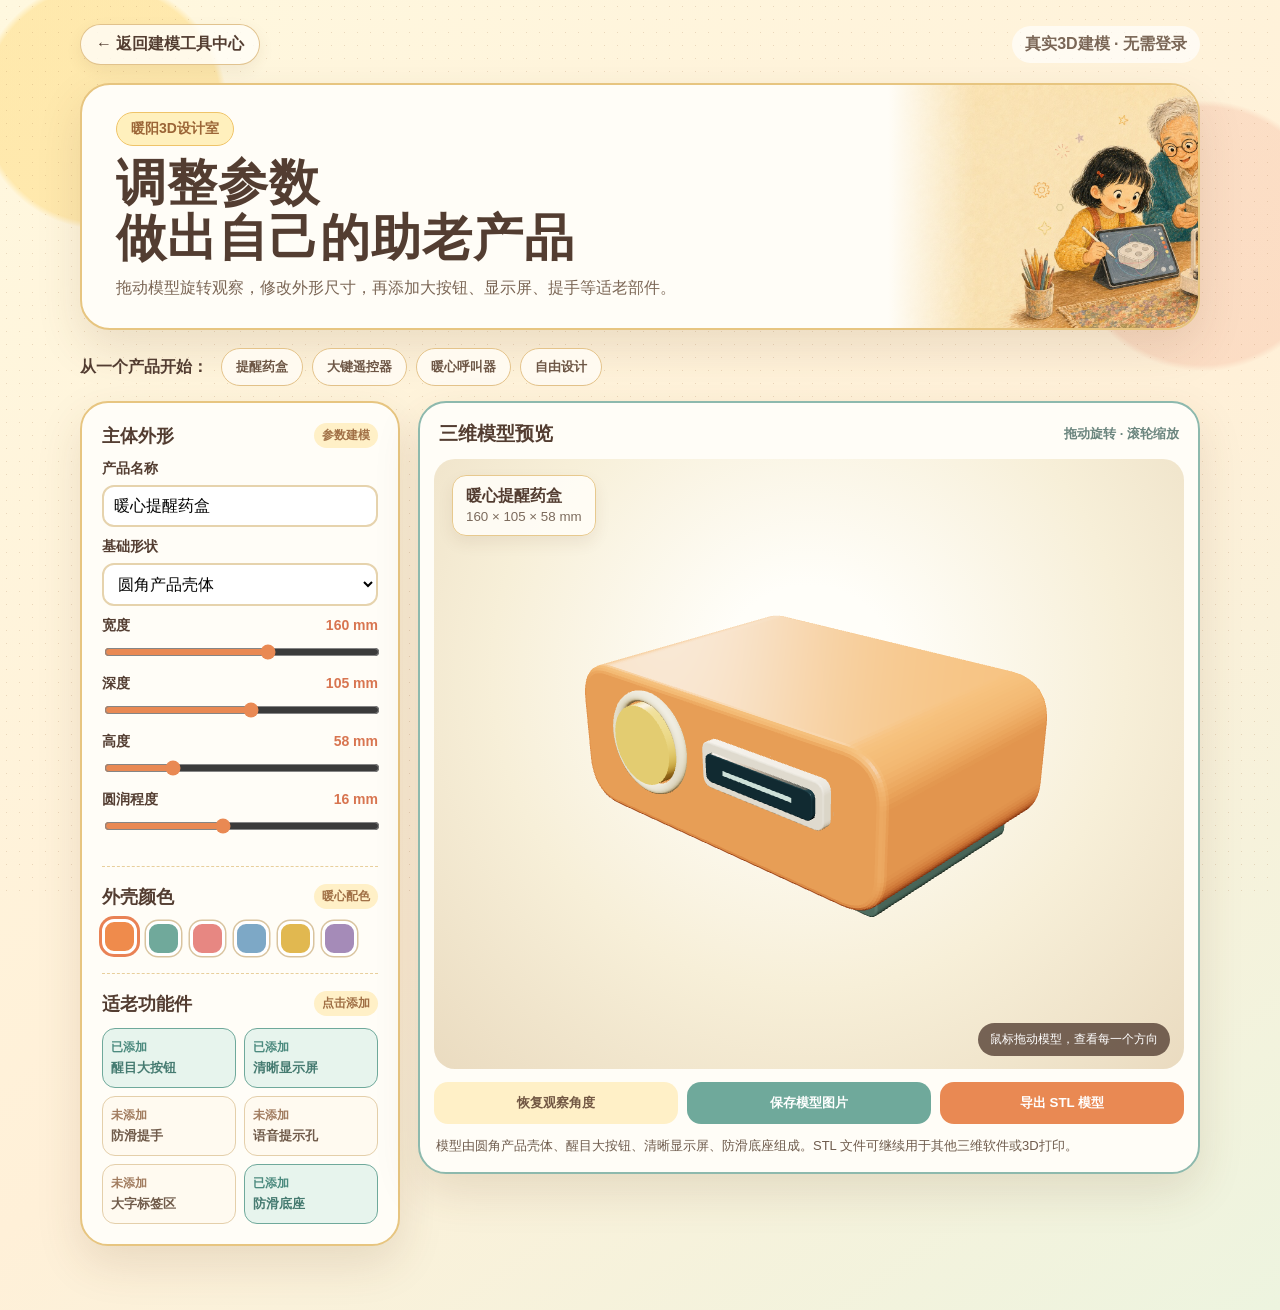
<file: product-modeler.html>
<!doctype html>
<html lang="zh-CN"><head><meta charset="utf-8"><meta name="viewport" content="width=device-width,initial-scale=1"><title>暖阳3D产品建模室</title><link rel="stylesheet" href="theme.css">
<style>
  .studio-hero{display:grid;grid-template-columns:1fr 310px;min-height:190px;background:#fffdf7;border:2.5px solid #e7c580;border-radius:30px;overflow:hidden;box-shadow:var(--shadow);margin:10px 0 18px}.studio-copy{padding:27px 34px;display:flex;flex-direction:column;justify-content:center}.studio-copy h1{font-size:clamp(31px,4.6vw,50px);line-height:1.1;margin:10px 0 8px}.studio-copy p{color:#7b6655;line-height:1.7;margin:0}.studio-art{background:url('assets/modeling-pair.jpg') 26% 50%/cover no-repeat;position:relative}.studio-art:before{content:"";position:absolute;inset:0;background:linear-gradient(90deg,#fffdf7,transparent 28%)}
  .preset-row{display:flex;gap:9px;flex-wrap:wrap;margin:0 0 15px}.preset-row b{align-self:center;margin-right:4px}.preset{border:1.5px solid #e4c38b;background:#fffaf0;color:#6e5746;border-radius:999px;padding:9px 14px;font-weight:800;cursor:pointer}.preset:hover{background:#fff0c7}
  .studio{display:grid;grid-template-columns:320px 1fr;gap:18px;align-items:start}.controls{background:#fffdf7;border:2.5px solid #e7c580;border-radius:28px;padding:20px;box-shadow:var(--shadow)}.control-section{border-bottom:1.5px dashed #e8cf9c;padding-bottom:17px;margin-bottom:17px}.control-section:last-child{border:0;margin:0;padding:0}.control-section h2{font-size:18px;margin:0 0 12px;display:flex;justify-content:space-between;align-items:center}.control-section h2 span{font-size:12px;color:#a06f45;background:#fff0c7;border-radius:999px;padding:4px 8px}.field{margin:11px 0}.field label{display:flex;justify-content:space-between;gap:12px;font-weight:800;font-size:14px;margin-bottom:7px}.field output{color:#d87550;font-weight:900}.field select,.field input[type=text]{width:100%;border:2px solid #e6d3ad;border-radius:12px;padding:10px;font:inherit;background:#fff}.field input[type=range]{width:100%;accent-color:#e98953}.swatches{display:flex;gap:9px;flex-wrap:wrap}.swatch{width:35px;height:35px;border-radius:12px;border:3px solid #fff;box-shadow:0 0 0 1.5px #d9c49f;cursor:pointer}.swatch.on{box-shadow:0 0 0 3px #e98255;transform:translateY(-2px)}
  .parts{display:grid;grid-template-columns:1fr 1fr;gap:8px}.part{border:1.5px solid #e4cfaa;background:#fffaf0;border-radius:13px;padding:10px 8px;font-weight:800;color:#705b4a;cursor:pointer;text-align:left}.part b{display:block;font-size:12px;color:#a17c5f;margin-bottom:3px}.part.on{background:#e7f4ed;border-color:#6fa99b;color:#467b71}.part.on b{color:#4b8a7e}
  .viewport-card{background:#fffdf7;border:2.5px solid #8db9ad;border-radius:28px;padding:14px;box-shadow:var(--shadow)}.viewport-top{display:flex;justify-content:space-between;gap:12px;align-items:center;padding:4px 5px 12px}.viewport-top h2{font-size:19px;margin:0}.viewport-top span{color:#6b857e;font-size:13px;font-weight:800}.viewport{height:610px;position:relative;overflow:hidden;border-radius:21px;background:radial-gradient(circle at 50% 35%,#fffef9 0 16%,#f7efd8 58%,#eadbc0 100%)}.viewport canvas{display:block;width:100%;height:100%;cursor:grab}.viewport canvas:active{cursor:grabbing}.loading{position:absolute;inset:0;display:grid;place-items:center;color:#846c58;font-weight:900;background:#f8efd9;z-index:4}.model-label{position:absolute;left:18px;top:16px;background:rgba(255,253,247,.88);border:1.5px solid #e7c98e;border-radius:14px;padding:10px 13px;pointer-events:none;box-shadow:0 7px 16px rgba(84,55,29,.08)}.model-label b{display:block}.model-label small{color:#7b6a5c}.tip{position:absolute;right:14px;bottom:13px;background:rgba(83,61,49,.78);color:#fff;border-radius:999px;padding:8px 12px;font-size:12px;pointer-events:none}.actions{display:grid;grid-template-columns:repeat(3,1fr);gap:9px;margin-top:13px}.action{border:0;border-radius:14px;padding:12px 9px;font-weight:900;cursor:pointer;background:#fff0c7;color:#735844}.action.primary{background:#e98953;color:#fff}.action.green{background:#6fa99b;color:#fff}.status{margin:12px 2px 2px;color:#6f5c4d;font-size:13px;line-height:1.55}.no-webgl{padding:30px;text-align:center;color:#8a5b42}
  @media(max-width:880px){.studio{grid-template-columns:1fr}.controls{display:grid;grid-template-columns:1fr 1fr;gap:18px}.control-section{border-bottom:0;margin:0}.viewport{height:520px}}
  @media(max-width:650px){.studio-hero{grid-template-columns:1fr}.studio-art{height:200px;order:-1}.studio-art:before{background:linear-gradient(0deg,#fffdf7,transparent 34%)}.studio-copy{padding:23px}.controls{grid-template-columns:1fr}.parts{grid-template-columns:1fr 1fr}.viewport{height:430px}.actions{grid-template-columns:1fr}.preset-row b{width:100%}}
</style></head>
<body><main class="page"><nav class="topbar"><a href="modeling.html">← 返回建模工具中心</a><span>真实3D建模 · 无需登录</span></nav>
<section class="studio-hero"><div class="studio-copy"><span class="eyebrow">暖阳3D设计室</span><h1>调整参数<br>做出自己的助老产品</h1><p>拖动模型旋转观察，修改外形尺寸，再添加大按钮、显示屏、提手等适老部件。</p></div><div class="studio-art"></div></section>
<div class="preset-row"><b>从一个产品开始：</b><button class="preset" data-preset="pillbox">提醒药盒</button><button class="preset" data-preset="remote">大键遥控器</button><button class="preset" data-preset="caller">暖心呼叫器</button><button class="preset" data-preset="blank">自由设计</button></div>
<section class="studio"><aside class="controls">
  <section class="control-section"><h2>主体外形 <span>参数建模</span></h2><div class="field"><label>产品名称</label><input id="productName" type="text" value="暖心提醒药盒" maxlength="24"></div><div class="field"><label>基础形状</label><select id="shape"><option value="rounded">圆角产品壳体</option><option value="oval">椭圆产品壳体</option></select></div><div class="field"><label>宽度 <output id="widthOut">160 mm</output></label><input id="width" type="range" min="70" max="220" value="160"></div><div class="field"><label>深度 <output id="depthOut">105 mm</output></label><input id="depth" type="range" min="30" max="170" value="105"></div><div class="field"><label>高度 <output id="heightOut">58 mm</output></label><input id="height" type="range" min="25" max="165" value="58"></div><div class="field"><label>圆润程度 <output id="radiusOut">16 mm</output></label><input id="radius" type="range" min="4" max="32" value="16"></div></section>
  <section class="control-section"><h2>外壳颜色 <span>暖心配色</span></h2><div class="swatches" id="swatches"><button class="swatch on" data-color="#ef8b4c" style="background:#ef8b4c" aria-label="暖橙"></button><button class="swatch" data-color="#70a99b" style="background:#70a99b" aria-label="青绿"></button><button class="swatch" data-color="#e78782" style="background:#e78782" aria-label="珊瑚粉"></button><button class="swatch" data-color="#7da8c6" style="background:#7da8c6" aria-label="柔蓝"></button><button class="swatch" data-color="#e1b850" style="background:#e1b850" aria-label="暖黄"></button><button class="swatch" data-color="#a58bb8" style="background:#a58bb8" aria-label="浅紫"></button></div></section>
  <section class="control-section"><h2>适老功能件 <span>点击添加</span></h2><div class="parts"><button class="part on" data-part="button"><b>已添加</b>醒目大按钮</button><button class="part on" data-part="screen"><b>已添加</b>清晰显示屏</button><button class="part" data-part="handle"><b>未添加</b>防滑提手</button><button class="part" data-part="speaker"><b>未添加</b>语音提示孔</button><button class="part" data-part="label"><b>未添加</b>大字标签区</button><button class="part on" data-part="base"><b>已添加</b>防滑底座</button></div></section>
 </aside>
 <section class="viewport-card"><div class="viewport-top"><h2>三维模型预览</h2><span>拖动旋转 · 滚轮缩放</span></div><div class="viewport" id="viewport"><div class="loading" id="loading">正在打开三维设计室…</div><div class="model-label"><b id="labelName">暖心提醒药盒</b><small id="labelSize">160 × 105 × 58 mm</small></div><div class="tip">鼠标拖动模型，查看每一个方向</div></div><div class="actions"><button class="action" id="resetView">恢复观察角度</button><button class="action green" id="saveImage">保存模型图片</button><button class="action primary" id="saveModel">导出 STL 模型</button></div><p class="status" id="status">模型由圆润壳体、醒目大按钮、清晰显示屏和防滑底座组成。STL 文件可继续用于其他三维软件或3D打印。</p></section>
</section></main>
<script type="text/plain" id="modeler-source">
import * as THREE from 'three';
import { OrbitControls } from './assets/OrbitControls.js';
import { STLExporter } from './assets/STLExporter.js';

const $=id=>document.getElementById(id);const viewport=$('viewport');
let renderer;
try{renderer=new THREE.WebGLRenderer({antialias:true,alpha:true,preserveDrawingBuffer:true});}catch(e){$('loading').innerHTML='<div class="no-webgl">当前浏览器未开启三维显示，请换用最新版 Edge、Chrome 或 Safari。</div>';throw e}
renderer.setPixelRatio(Math.min(devicePixelRatio,2));renderer.shadowMap.enabled=true;renderer.shadowMap.type=THREE.PCFShadowMap;renderer.outputColorSpace=THREE.SRGBColorSpace;renderer.toneMapping=THREE.ACESFilmicToneMapping;renderer.toneMappingExposure=1.08;viewport.insertBefore(renderer.domElement,viewport.firstChild);
const scene=new THREE.Scene();const camera=new THREE.PerspectiveCamera(34,1,1,1800);camera.position.set(310,235,355);
const controls=new OrbitControls(camera,renderer.domElement);controls.enableDamping=true;controls.dampingFactor=.07;controls.minDistance=170;controls.maxDistance=760;controls.target.set(0,45,0);
scene.add(new THREE.HemisphereLight(0xfff8e7,0x705d4b,2.25));const key=new THREE.DirectionalLight(0xffffff,3.1);key.position.set(180,280,220);key.castShadow=true;key.shadow.mapSize.set(1024,1024);scene.add(key);const fill=new THREE.DirectionalLight(0xffd5b0,1.6);fill.position.set(-180,110,-150);scene.add(fill);
const ground=new THREE.Mesh(new THREE.CircleGeometry(260,80),new THREE.ShadowMaterial({color:0x6d4b2e,opacity:.16}));ground.rotation.x=-Math.PI/2;ground.receiveShadow=true;ground.position.y=-.8;scene.add(ground);
const modelRoot=new THREE.Group();scene.add(modelRoot);const state={shape:'rounded',width:160,depth:105,height:58,radius:16,color:'#ef8b4c',parts:new Set(['button','screen','base'])};
const partNames={button:'醒目大按钮',screen:'清晰显示屏',handle:'防滑提手',speaker:'语音提示孔',label:'大字标签区',base:'防滑底座'};

function roundedGeometry(w,h,d,r){r=Math.max(1,Math.min(r,w/2-1,h/2-1));const x=-w/2,y=-h/2,s=new THREE.Shape();s.moveTo(x+r,y);s.lineTo(x+w-r,y);s.quadraticCurveTo(x+w,y,x+w,y+r);s.lineTo(x+w,y+h-r);s.quadraticCurveTo(x+w,y+h,x+w-r,y+h);s.lineTo(x+r,y+h);s.quadraticCurveTo(x,y+h,x,y+h-r);s.lineTo(x,y+r);s.quadraticCurveTo(x,y,x+r,y);const bevel=Math.min(3,r*.28,d*.12);const g=new THREE.ExtrudeGeometry(s,{depth:d,bevelEnabled:true,bevelSegments:4,bevelSize:bevel,bevelThickness:bevel,curveSegments:18});g.translate(0,0,-d/2);g.computeVertexNormals();return g}
function mat(color,rough=.5,metal=.04){return new THREE.MeshStandardMaterial({color,roughness:rough,metalness:metal})}
function mesh(g,m,shadow=true){const x=new THREE.Mesh(g,m);x.castShadow=shadow;x.receiveShadow=shadow;return x}
function addOutline(obj){const e=new THREE.LineSegments(new THREE.EdgesGeometry(obj.geometry,28),new THREE.LineBasicMaterial({color:0x6f5542,transparent:true,opacity:.16}));obj.add(e)}
function addButton(w,h,d,lift){const r=Math.max(11,Math.min(20,w*.105));const b=mesh(new THREE.CylinderGeometry(r,r,8,48),mat(0xf6c955,.38));b.rotation.x=Math.PI/2;b.position.set(-w*.22,lift+h*.62,d/2+6);modelRoot.add(b);const ring=mesh(new THREE.TorusGeometry(r+3,2.2,12,48),mat(0xfff1c4,.5));ring.position.copy(b.position);modelRoot.add(ring)}
function addScreen(w,h,d,lift){const pw=Math.min(w*.38,66),ph=Math.min(Math.max(h*.24,18),34);const frame=mesh(roundedGeometry(pw,ph,5,4),mat(0xf5ead2,.45));frame.position.set(w*.18,lift+h*.64,d/2+4);modelRoot.add(frame);const glass=mesh(roundedGeometry(pw-7,ph-7,3,3),mat(0x263e46,.2,.12));glass.position.set(w*.18,lift+h*.64,d/2+7);modelRoot.add(glass);const glow=mesh(new THREE.PlaneGeometry(pw*.58,2),new THREE.MeshBasicMaterial({color:0xb8f0d7}));glow.position.set(w*.18,lift+h*.64,d/2+9);modelRoot.add(glow)}
function addHandle(w,h,lift){const pts=[new THREE.Vector3(-w*.27,lift+h+1,0),new THREE.Vector3(-w*.22,lift+h+31,0),new THREE.Vector3(w*.22,lift+h+31,0),new THREE.Vector3(w*.27,lift+h+1,0)];const curve=new THREE.CatmullRomCurve3(pts);const handle=mesh(new THREE.TubeGeometry(curve,42,5,14,false),mat(0x5f8d82,.42));modelRoot.add(handle)}
function addSpeaker(w,h,d,lift){const group=new THREE.Group();for(let row=0;row<2;row++)for(let col=0;col<3;col++){const hole=mesh(new THREE.CylinderGeometry(2.6,2.6,3,20),mat(0x4d554f,.55));hole.rotation.x=Math.PI/2;hole.position.set(w*.24+col*8-w*.08,lift+h*.28+row*8,d/2+4);group.add(hole)}modelRoot.add(group)}
function addLabel(w,h,d,lift){const lw=Math.min(70,w*.47),lh=Math.min(24,h*.24);const plate=mesh(roundedGeometry(lw,lh,3,4),mat(0xfff8e7,.65));plate.position.set(0,lift+h*.27,d/2+4);modelRoot.add(plate);const line1=mesh(new THREE.BoxGeometry(lw*.65,2,1.2),new THREE.MeshBasicMaterial({color:0xd8875f}));line1.position.set(0,lift+h*.3,d/2+6);modelRoot.add(line1);const line2=line1.clone();line2.scale.x=.72;line2.position.y=lift+h*.24;modelRoot.add(line2)}
function rebuild(){while(modelRoot.children.length){const o=modelRoot.children.pop();o.traverse(x=>{x.geometry?.dispose();if(Array.isArray(x.material))x.material.forEach(m=>m.dispose());else x.material?.dispose()})}const {width:w,depth:d,height:h,radius:r,color}=state;const lift=state.parts.has('base')?9:0;let body;if(state.shape==='oval'){const g=new THREE.CylinderGeometry(w/2,w/2,h,72,1,false);g.scale(1,1,d/w);body=mesh(g,mat(color,.48))}else body=mesh(roundedGeometry(w,h,d,r),mat(color,.46));body.position.y=lift+h/2;addOutline(body);modelRoot.add(body);if(state.parts.has('base')){const base=mesh(roundedGeometry(w*.9,9,d*.83,5),mat(0x4f6962,.68));base.position.y=4.5;modelRoot.add(base)}if(state.parts.has('button'))addButton(w,h,d,lift);if(state.parts.has('screen'))addScreen(w,h,d,lift);if(state.parts.has('handle'))addHandle(w,h,lift);if(state.parts.has('speaker'))addSpeaker(w,h,d,lift);if(state.parts.has('label'))addLabel(w,h,d,lift);updateText()}
function updateText(){$('widthOut').textContent=state.width+' mm';$('depthOut').textContent=state.depth+' mm';$('heightOut').textContent=state.height+' mm';$('radiusOut').textContent=state.radius+' mm';$('labelName').textContent=$('productName').value||'我的助老产品';$('labelSize').textContent=`${state.width} × ${state.depth} × ${state.height} mm`;const names=[...state.parts].map(x=>partNames[x]);$('status').textContent=`模型由${state.shape==='rounded'?'圆角':'椭圆'}产品壳体${names.length?'、'+names.join('、'):''}组成。STL 文件可继续用于其他三维软件或3D打印。`}
['width','depth','height','radius'].forEach(id=>$(id).addEventListener('input',e=>{state[id]=+e.target.value;rebuild()}));$('shape').addEventListener('change',e=>{state.shape=e.target.value;rebuild()});$('productName').addEventListener('input',updateText);$('swatches').addEventListener('click',e=>{const b=e.target.closest('.swatch');if(!b)return;document.querySelectorAll('.swatch').forEach(x=>x.classList.remove('on'));b.classList.add('on');state.color=b.dataset.color;rebuild()});document.querySelector('.parts').addEventListener('click',e=>{const b=e.target.closest('.part');if(!b)return;state.parts.has(b.dataset.part)?state.parts.delete(b.dataset.part):state.parts.add(b.dataset.part);b.classList.toggle('on',state.parts.has(b.dataset.part));b.querySelector('b').textContent=state.parts.has(b.dataset.part)?'已添加':'未添加';rebuild()});
const presets={pillbox:{name:'暖心提醒药盒',shape:'rounded',width:160,depth:105,height:58,radius:16,color:'#ef8b4c',parts:['button','screen','base']},remote:{name:'大键语音遥控器',shape:'rounded',width:82,depth:34,height:150,radius:15,color:'#7da8c6',parts:['button','speaker','label']},caller:{name:'一键暖心呼叫器',shape:'oval',width:118,depth:78,height:44,radius:14,color:'#e78782',parts:['button','speaker','base']},blank:{name:'我的助老产品',shape:'rounded',width:135,depth:90,height:65,radius:14,color:'#70a99b',parts:[]}};
document.querySelector('.preset-row').addEventListener('click',e=>{const b=e.target.closest('.preset');if(!b)return;const p=presets[b.dataset.preset];Object.assign(state,{shape:p.shape,width:p.width,depth:p.depth,height:p.height,radius:p.radius,color:p.color,parts:new Set(p.parts)});$('productName').value=p.name;$('shape').value=p.shape;['width','depth','height','radius'].forEach(id=>$(id).value=p[id]);document.querySelectorAll('.swatch').forEach(x=>x.classList.toggle('on',x.dataset.color===p.color));document.querySelectorAll('.part').forEach(x=>{const on=state.parts.has(x.dataset.part);x.classList.toggle('on',on);x.querySelector('b').textContent=on?'已添加':'未添加'});rebuild();fitView()});
function fitView(){const size=Math.max(state.width,state.depth,state.height+(state.parts.has('handle')?50:0));camera.position.set(size*1.65,size*1.25,size*1.85);controls.target.set(0,(state.height+(state.parts.has('handle')?30:0))*.46,0);controls.update()}
$('resetView').onclick=fitView;function safeName(){return($('productName').value||'助老产品模型').replace(/[\\/:*?"<>|]/g,'_')}
$('saveImage').onclick=()=>{renderer.render(scene,camera);renderer.domElement.toBlob(blob=>{const a=document.createElement('a');a.href=URL.createObjectURL(blob);a.download=safeName()+'.png';a.click();setTimeout(()=>URL.revokeObjectURL(a.href),500)},'image/png')};$('saveModel').onclick=()=>{const data=new STLExporter().parse(modelRoot,{binary:true});const a=document.createElement('a');a.href=URL.createObjectURL(new Blob([data],{type:'model/stl'}));a.download=safeName()+'.stl';a.click();setTimeout(()=>URL.revokeObjectURL(a.href),500)};
new ResizeObserver(()=>{const w=viewport.clientWidth,h=viewport.clientHeight;renderer.setSize(w,h,false);camera.aspect=w/h;camera.updateProjectionMatrix()}).observe(viewport);function animate(){requestAnimationFrame(animate);controls.update();renderer.render(scene,camera)}rebuild();fitView();$('loading').remove();animate();
</script>
<script>
(function(){
  let started=false;
  const showError=()=>{const box=document.getElementById('loading');if(box&&!started){box.innerHTML='<div class="no-webgl"><b>三维程序没有正常启动</b><br><small>请刷新页面，或使用最新版 Edge、Chrome、Safari 打开。</small><br><button class="preset" style="margin-top:14px" onclick="location.reload()">重新打开</button></div>'}};
  window.addEventListener('error',showError);
  window.addEventListener('unhandledrejection',showError);
  const observer=new MutationObserver(()=>{if(!document.getElementById('loading')){started=true;observer.disconnect()}});
  observer.observe(document.body,{childList:true,subtree:true});
  setTimeout(showError,12000);
})();
</script>
<script src="assets/modeler.bundle.js"></script>
</body></html>
</file>
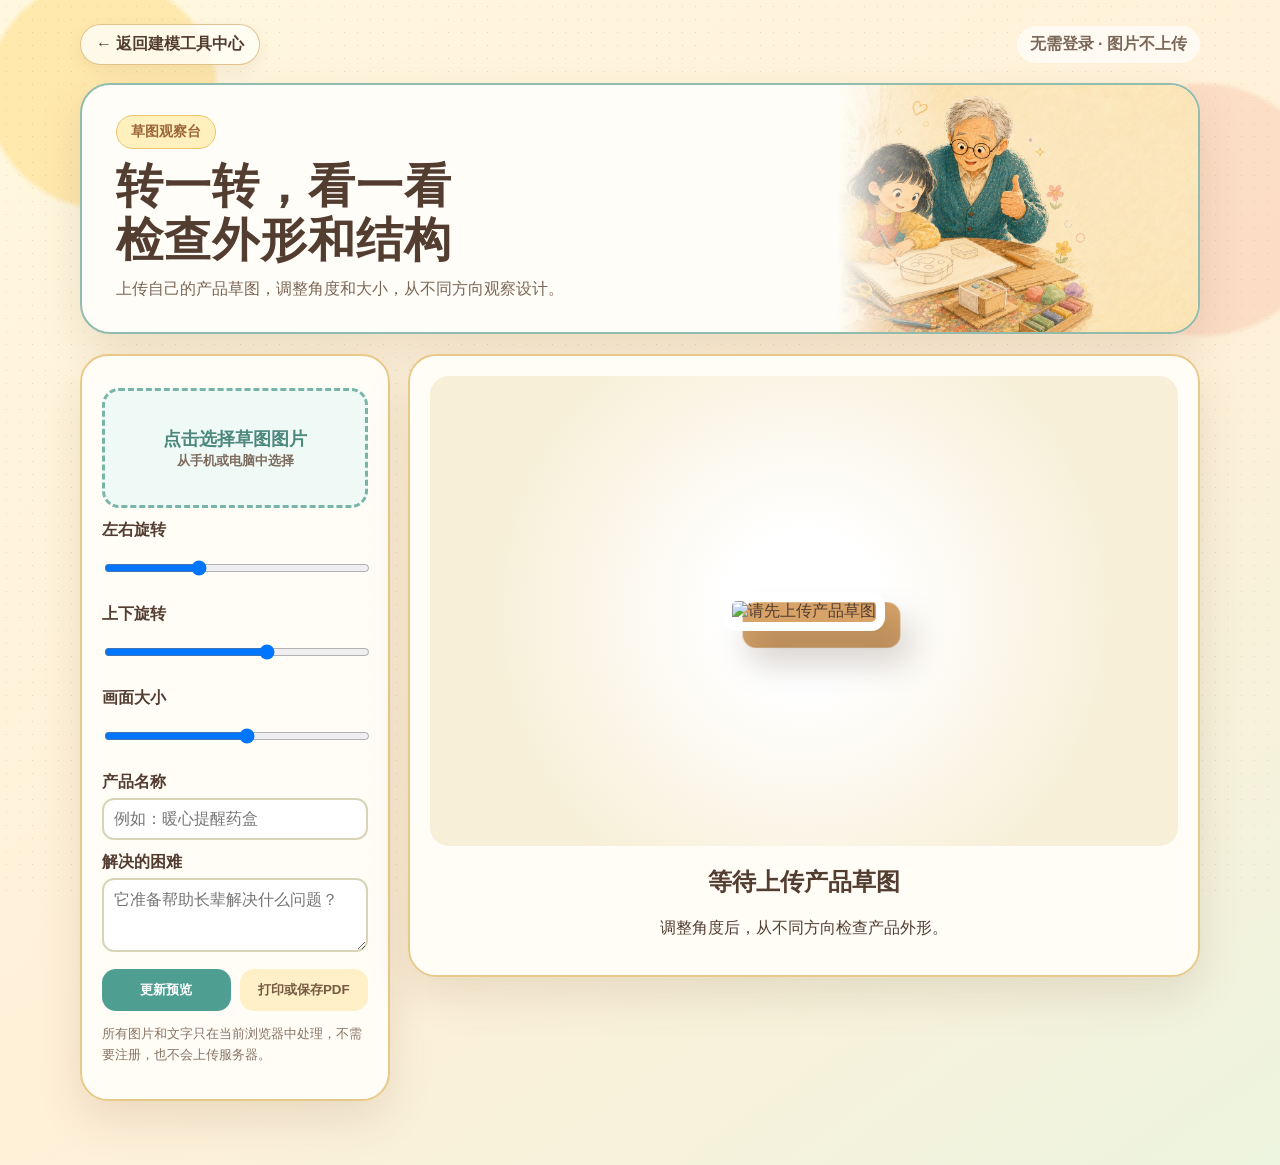
<file: sketch-modeler.html>
<!doctype html><html lang="zh-CN"><head><meta charset="utf-8"><meta name="viewport" content="width=device-width,initial-scale=1"><title>免登录草图立体预览</title><link rel="stylesheet" href="theme.css"><style>
  .tool-intro{display:grid;grid-template-columns:1fr 360px;min-height:210px;background:#fffdf7;border:2.5px solid #91bcae;border-radius:30px;overflow:hidden;box-shadow:var(--shadow);margin:12px 0 20px}.intro-copy{padding:30px 34px;display:flex;flex-direction:column;justify-content:center}.intro-copy h1{font-size:clamp(31px,4vw,47px);line-height:1.15;margin:10px 0 8px}.intro-copy p{color:#7b6655;line-height:1.7;margin:0}.intro-art{background:url('assets/sketch-pair.jpg') 32% 58%/cover no-repeat;position:relative}.intro-art:before{content:"";position:absolute;inset:0;background:linear-gradient(90deg,#fffdf7,transparent 30%)}
  .work{display:grid;grid-template-columns:310px 1fr;gap:18px;margin-top:20px;align-items:start}.panel,.stagebox{padding:20px}label{display:block;font-weight:800;margin:12px 0 5px}input,textarea,select{width:100%;border:2px solid #d8d4b5;border-radius:12px;padding:10px;font:inherit}textarea{min-height:74px}.upload{display:grid;place-items:center;height:120px;background:#eff9f5;border:3px dashed #79b4a8;border-radius:17px;cursor:pointer;text-align:center}.upload b{font-size:18px;color:#4c887d}.upload small{color:#7c6c5f}.upload input{display:none}.stage{height:470px;display:grid;place-items:center;perspective:900px;background:radial-gradient(circle,#fff 0 18%,#f7efd7 72%);border-radius:19px;overflow:hidden}.model{position:relative;max-width:72%;max-height:72%;transform-style:preserve-3d;transition:.2s}.model img{display:block;max-width:100%;max-height:330px;border:9px solid #fff;border-radius:14px;box-shadow:25px 30px 35px rgba(76,57,40,.25)}.model:after{content:"";position:absolute;inset:10px -18px -18px 18px;background:#d7a369;transform:translateZ(-24px);border-radius:14px;z-index:-1}.caption{text-align:center;margin-top:12px}.buttons{display:flex;gap:9px;margin-top:13px}.buttons button{flex:1;border:0;border-radius:14px;padding:12px;font-weight:800;cursor:pointer}.primary{background:#4f9e92;color:#fff}.soft{background:#fff0c7;color:#755941}.hint{font-size:13px;color:#887363;line-height:1.6}@media(max-width:760px){.tool-intro{grid-template-columns:1fr}.intro-art{height:215px;order:-1}.intro-art:before{background:linear-gradient(0deg,#fffdf7,transparent 34%)}.intro-copy{padding:24px}.work{grid-template-columns:1fr}.stage{height:390px}}
</style></head><body><main class="page"><nav class="topbar"><a href="modeling.html">← 返回建模工具中心</a><span>无需登录 · 图片不上传</span></nav><section class="tool-intro"><div class="intro-copy"><span class="eyebrow">草图观察台</span><h1>转一转，看一看<br>检查外形和结构</h1><p>上传自己的产品草图，调整角度和大小，从不同方向观察设计。</p></div><div class="intro-art"></div></section><section class="work"><aside class="panel"><label class="upload"><span><b>点击选择草图图片</b><br><small>从手机或电脑中选择</small></span><input id="file" type="file" accept="image/*"></label><label>左右旋转</label><input id="ry" type="range" min="-45" max="45" value="-15"><label>上下旋转</label><input id="rx" type="range" min="-30" max="30" value="8"><label>画面大小</label><input id="scale" type="range" min="70" max="125" value="100"><label>产品名称</label><input id="name" placeholder="例如：暖心提醒药盒"><label>解决的困难</label><textarea id="problem" placeholder="它准备帮助长辈解决什么问题？"></textarea><div class="buttons"><button class="primary" onclick="apply()">更新预览</button><button class="soft" onclick="window.print()">打印或保存PDF</button></div><p class="hint">所有图片和文字只在当前浏览器中处理，不需要注册，也不会上传服务器。</p></aside><div class="stagebox"><div class="stage"><div class="model" id="model"><img id="preview" alt="请先上传产品草图"></div></div><div class="caption"><h2 id="outName">等待上传产品草图</h2><p id="outProblem">调整角度后，从不同方向检查产品外形。</p></div></div></section></main><script>let data='';file.onchange=()=>{const f=file.files[0];if(!f)return;const r=new FileReader();r.onload=()=>{data=r.result;preview.src=data;apply()};r.readAsDataURL(f)};[rx,ry,scale].forEach(x=>x.oninput=apply);function apply(){model.style.transform=`rotateX(${rx.value}deg) rotateY(${ry.value}deg) scale(${scale.value/100})`;outName.textContent=name.value||'我的助老产品草图';outProblem.textContent=problem.value||'从不同角度检查外形、结构和使用方式。'}</script></body></html>
</file>
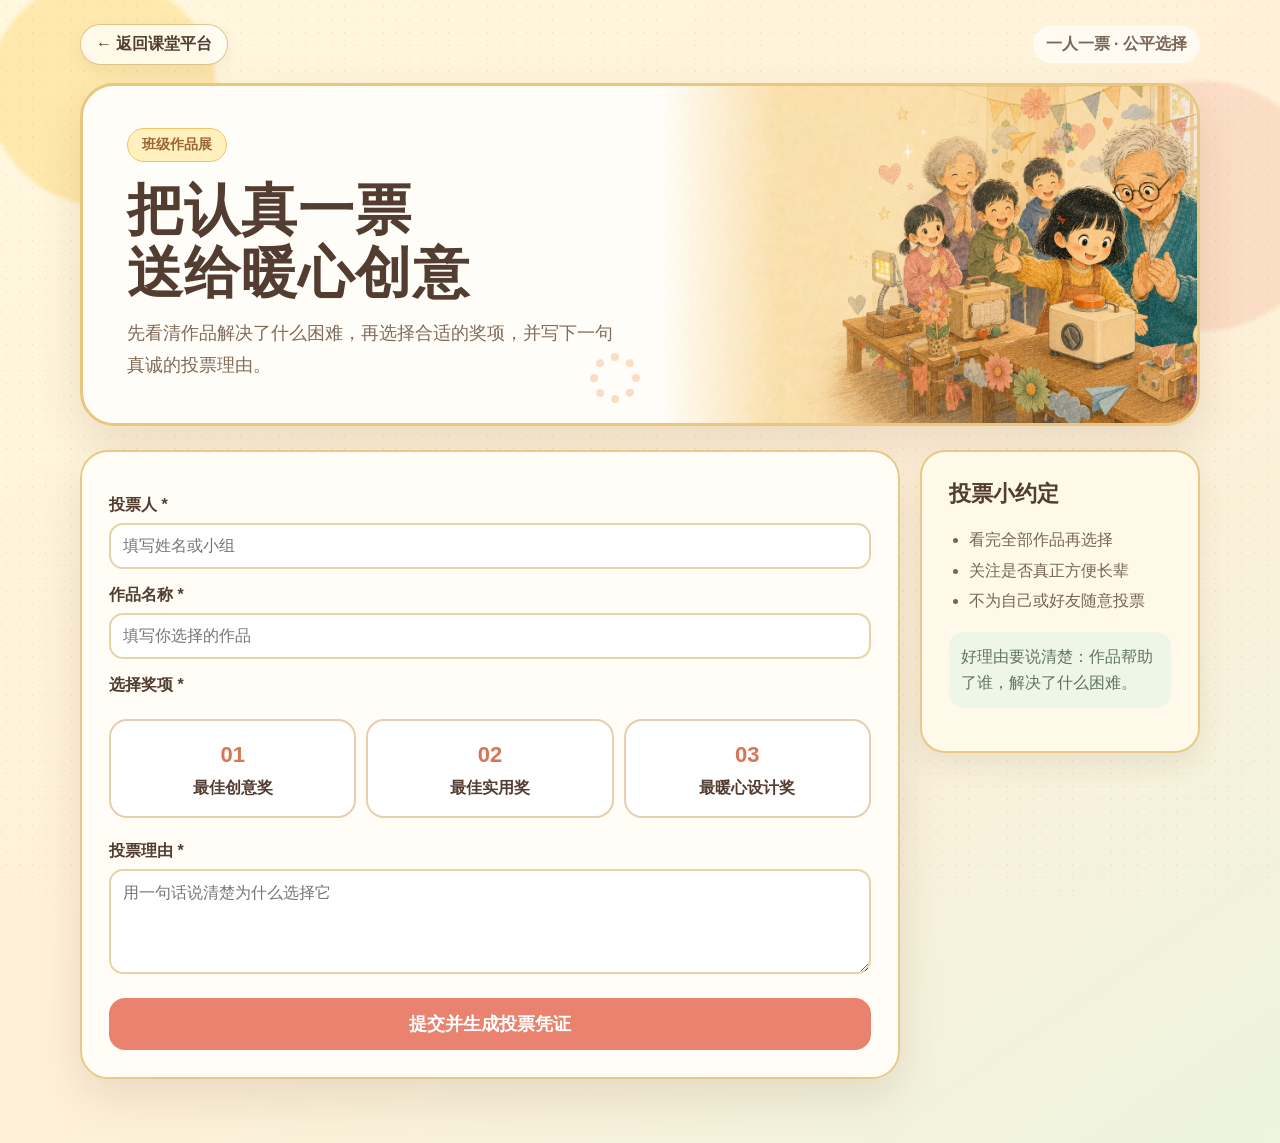
<file: vote.html>
<!doctype html><html lang="zh-CN"><head><meta charset="utf-8"><meta name="viewport" content="width=device-width,initial-scale=1"><title>班级作品投票</title><link rel="stylesheet" href="theme.css"><style>
  .vote-layout{display:grid;grid-template-columns:1fr 280px;gap:20px;align-items:start}.box,.ticket,.rule{padding:27px}label{font-weight:800;display:block;margin:16px 0 7px}input,select,textarea{width:100%;border:2px solid #ead2a7;border-radius:14px;padding:12px;font:inherit;background:#fff}textarea{min-height:105px}.awards{display:grid;grid-template-columns:repeat(3,1fr);gap:10px}.award{border:2px solid #e8ceb0;border-radius:18px;padding:16px 8px;text-align:center;cursor:pointer;background:#fff;line-height:1.6}.award b{display:block;font-size:22px;color:#d87554;margin-bottom:2px}.award.on{background:#fff0bd;border-color:#ef9b55;transform:translateY(-2px)}.award input{display:none}.go{width:100%;margin-top:20px;border:0;border-radius:16px;background:#e9826e;color:#fff;padding:14px;font-size:18px;font-weight:900;cursor:pointer}.rule{background:#fff9e9;border:2px solid #e8c98a;border-radius:25px;box-shadow:0 12px 28px rgba(92,60,30,.09);position:sticky;top:18px}.rule h2{font-size:22px;margin:0 0 12px}.rule ul{padding-left:20px;line-height:1.9;color:#786454}.rule p{background:#eef6e8;border-radius:15px;padding:12px;color:#5f765a;line-height:1.6}.ticket{display:none;margin-top:20px}.ticket.show{display:block}.ticket button{border:0;border-radius:14px;background:#6fa99b;color:#fff;padding:11px 17px;font-weight:800;cursor:pointer}@media(max-width:760px){.vote-layout{grid-template-columns:1fr}.rule{position:static}.awards{grid-template-columns:1fr}}</style></head><body><main class="page"><nav class="topbar"><a href="index.html">← 返回课堂平台</a><span>一人一票 · 公平选择</span></nav>
<section class="storybook-banner"><div class="storybook-copy"><span class="eyebrow">班级作品展</span><h1>把认真一票<br>送给暖心创意</h1><p>先看清作品解决了什么困难，再选择合适的奖项，并写下一句真诚的投票理由。</p></div><div class="storybook-art" style="background-image:url('assets/vote-group.jpg')"></div></section>
<section class="vote-layout"><form class="box" id="form"><label>投票人 *</label><input id="name" required placeholder="填写姓名或小组"><label>作品名称 *</label><input id="work" required placeholder="填写你选择的作品"><label>选择奖项 *</label><div class="awards"><label class="award"><input type="radio" name="award" value="最佳创意奖" required><b>01</b>最佳创意奖</label><label class="award"><input type="radio" name="award" value="最佳实用奖"><b>02</b>最佳实用奖</label><label class="award"><input type="radio" name="award" value="最暖心设计奖"><b>03</b>最暖心设计奖</label></div><label>投票理由 *</label><textarea id="reason" required placeholder="用一句话说清楚为什么选择它"></textarea><button class="go">提交并生成投票凭证</button></form><aside class="rule"><h2>投票小约定</h2><ul><li>看完全部作品再选择</li><li>关注是否真正方便长辈</li><li>不为自己或好友随意投票</li></ul><p>好理由要说清楚：作品帮助了谁，解决了什么困难。</p></aside></section><section class="ticket" id="ticket"><h2>投票已记录</h2><div id="out"></div><p><button onclick="downloadVote()">下载投票凭证</button></p></section></main><script>document.querySelectorAll('.award').forEach(x=>x.onclick=()=>{document.querySelectorAll('.award').forEach(y=>y.classList.remove('on'));x.classList.add('on')});let text='';form.onsubmit=e=>{e.preventDefault();const award=new FormData(form).get('award');text=`班级作品投票凭证\n投票人：${name.value}\n作品：${work.value}\n奖项：${award}\n理由：${reason.value}\n时间：${new Date().toLocaleString()}`;out.innerHTML=text.replaceAll('\n','<br>');ticket.classList.add('show');const old=JSON.parse(localStorage.getItem('elderVotes')||'[]');old.push(text);localStorage.setItem('elderVotes',JSON.stringify(old));ticket.scrollIntoView({behavior:'smooth'})};function downloadVote(){const a=document.createElement('a');a.href=URL.createObjectURL(new Blob([text],{type:'text/plain;charset=utf-8'}));a.download='投票凭证.txt';a.click()}</script></body></html>
</file>
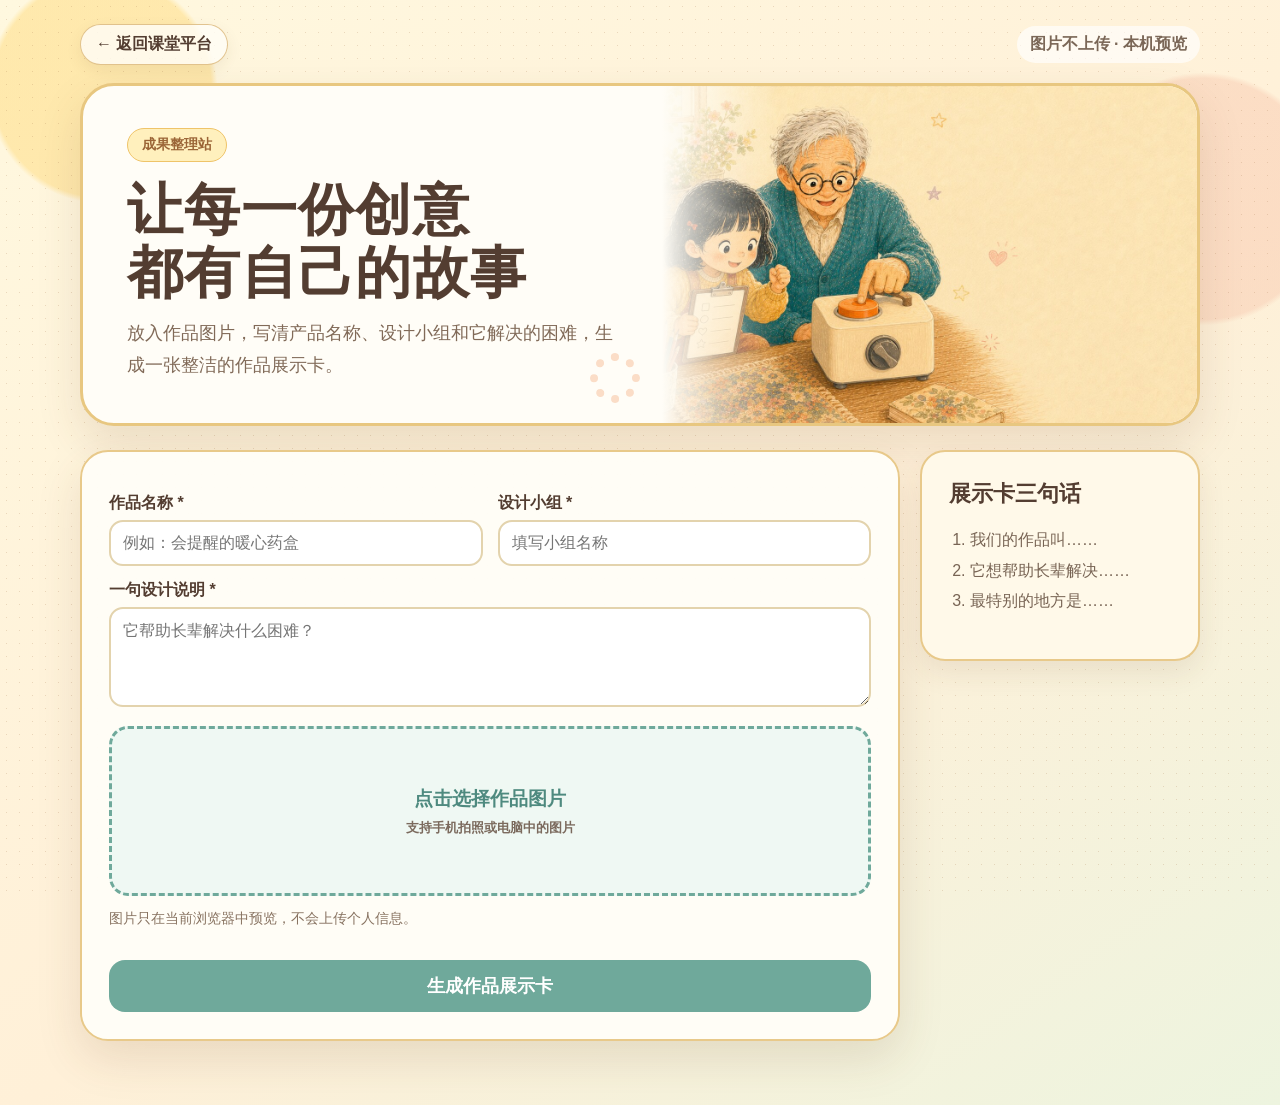
<file: works.html>
<!doctype html><html lang="zh-CN"><head><meta charset="utf-8"><meta name="viewport" content="width=device-width,initial-scale=1"><title>作品整理与展示</title><link rel="stylesheet" href="theme.css"><style>
  .editor{display:grid;grid-template-columns:1fr 280px;gap:20px;align-items:start}.panel,.workcard,.tips{padding:27px}.row{display:grid;grid-template-columns:1fr 1fr;gap:15px}label{font-weight:800;display:block;margin:14px 0 6px}input,textarea{width:100%;border:2px solid #e3d3ad;border-radius:14px;padding:12px;font:inherit}textarea{min-height:100px}.upload{display:grid;place-items:center;border:3px dashed #6fa99b;border-radius:19px;min-height:170px;background:#eff8f3;cursor:pointer;margin-top:15px;text-align:center;padding:20px}.upload b{display:block;font-size:19px;color:#4e8a7f}.upload small{display:block;margin-top:7px;color:#7b6a5d}.upload input{display:none}.btn{border:0;border-radius:16px;background:#6fa99b;color:white;font-weight:900;font-size:18px;padding:14px;width:100%;margin-top:18px;cursor:pointer}.tips{background:#fff9e9;border:2px solid #e8c98a;border-radius:25px;box-shadow:0 12px 28px rgba(92,60,30,.09);position:sticky;top:18px}.tips h2{font-size:22px;margin:0 0 12px}.tips ol{padding-left:21px;line-height:1.9;color:#786454}.workcard{display:none;margin-top:22px;text-align:center}.workcard.show{display:block}.workcard img{max-width:100%;max-height:450px;border-radius:20px;border:8px solid #fff;box-shadow:0 13px 30px rgba(80,60,35,.16)}.workcard h2{font-size:31px;margin-bottom:8px}.note{font-size:14px;color:#887361}.workcard button{border:0;border-radius:14px;background:#ef9b55;color:white;padding:11px 17px;font-weight:800;cursor:pointer}@media(max-width:760px){.editor{grid-template-columns:1fr}.tips{position:static}.row{grid-template-columns:1fr}}</style></head><body><main class="page"><nav class="topbar"><a href="index.html">← 返回课堂平台</a><span>图片不上传 · 本机预览</span></nav>
<section class="storybook-banner"><div class="storybook-copy"><span class="eyebrow">成果整理站</span><h1>让每一份创意<br>都有自己的故事</h1><p>放入作品图片，写清产品名称、设计小组和它解决的困难，生成一张整洁的作品展示卡。</p></div><div class="storybook-art" style="background-image:url('assets/works-pair.jpg')"></div></section>
<section class="editor"><section class="panel"><div class="row"><div><label>作品名称 *</label><input id="title" placeholder="例如：会提醒的暖心药盒"></div><div><label>设计小组 *</label><input id="team" placeholder="填写小组名称"></div></div><label>一句设计说明 *</label><textarea id="desc" placeholder="它帮助长辈解决什么困难？"></textarea><label class="upload"><span><b>点击选择作品图片</b><small>支持手机拍照或电脑中的图片</small></span><input id="file" type="file" accept="image/*"></label><p class="note">图片只在当前浏览器中预览，不会上传个人信息。</p><button class="btn" onclick="makeCard()">生成作品展示卡</button></section><aside class="tips"><h2>展示卡三句话</h2><ol><li>我们的作品叫……</li><li>它想帮助长辈解决……</li><li>最特别的地方是……</li></ol></aside></section><section class="workcard" id="card"><span class="eyebrow">我们的暖心作品</span><p><img id="preview" alt="作品图片"></p><h2 id="ctitle"></h2><b id="cteam"></b><p id="cdesc"></p><button onclick="window.print()">打印或保存为 PDF</button></section></main><script>let data='';file.onchange=()=>{const f=file.files[0];if(f){const r=new FileReader();r.onload=()=>data=r.result;r.readAsDataURL(f)}};function makeCard(){if(!title.value||!team.value||!desc.value||!data){alert('请填写完整并选择一张作品图片');return}preview.src=data;ctitle.textContent=title.value;cteam.textContent='设计小组：'+team.value;cdesc.textContent=desc.value;card.classList.add('show');card.scrollIntoView({behavior:'smooth'})}</script></body></html>
</file>
<file: theme.css>
:root{
  --ink:#533d31;--muted:#816a58;--cream:#fff8df;--paper:#fffdf7;
  --orange:#ef8b4c;--yellow:#f6c85f;--coral:#e9826e;--sage:#6fa99b;
  --blue:#78a8c7;--line:#e9c983;--shadow:0 18px 45px rgba(98,64,31,.13)
}
*{box-sizing:border-box}
html{scroll-behavior:smooth}
body{
  margin:0;color:var(--ink);min-height:100vh;
  font-family:"YouYuan","STKaiti","Microsoft YaHei","PingFang SC",sans-serif;
  background:
    radial-gradient(circle at 8% 8%,rgba(255,217,119,.48) 0 7%,transparent 7.4%),
    radial-gradient(circle at 94% 18%,rgba(238,144,117,.20) 0 8%,transparent 8.4%),
    linear-gradient(145deg,#fff8df 0%,#fff0d8 56%,#edf4df 100%);
}
body:before{content:"";position:fixed;inset:0;pointer-events:none;opacity:.24;background-image:radial-gradient(#a7794e 0.65px,transparent 0.65px);background-size:13px 13px}
a{color:inherit}
.wrap,.page{width:min(1120px,calc(100% - 34px));margin:auto;padding:24px 0 64px;position:relative}
.top,.topbar{display:flex;align-items:center;justify-content:space-between;gap:16px;margin-bottom:18px}
.back,.top a,.topbar a{display:inline-flex;align-items:center;gap:7px;text-decoration:none;background:rgba(255,253,247,.82);border:1.5px solid rgba(214,173,104,.72);border-radius:999px;padding:9px 15px;font-weight:700;box-shadow:0 6px 16px rgba(93,59,29,.08)}
.top span,.topbar span{font-weight:700;color:#7b6757;background:rgba(255,255,255,.64);border-radius:999px;padding:8px 13px}
h1,h2,h3,p{overflow-wrap:anywhere}
h1{letter-spacing:.02em}
button,.go,.btn,.submit{font-family:inherit;transition:transform .18s ease,box-shadow .18s ease,filter .18s ease}
button:hover,.go:hover,.btn:hover,.submit:hover{transform:translateY(-2px);filter:saturate(1.08);box-shadow:0 10px 22px rgba(101,64,31,.14)}
input,textarea,select{outline:none;transition:border-color .16s,box-shadow .16s}
input:focus,textarea:focus,select:focus{border-color:#e99b5c!important;box-shadow:0 0 0 4px rgba(239,155,85,.15)}
.storybook-banner{display:grid;grid-template-columns:1.04fr .96fr;min-height:330px;background:var(--paper);border:3px solid #e8c780;border-radius:34px;overflow:hidden;box-shadow:var(--shadow);margin:12px 0 24px}
.storybook-copy{padding:42px 44px;display:flex;flex-direction:column;justify-content:center;position:relative}
.storybook-copy:after{content:"";position:absolute;right:22px;bottom:20px;width:34px;height:34px;border:8px dotted rgba(239,139,76,.28);border-radius:50%}
.eyebrow{display:inline-block;align-self:flex-start;border-radius:999px;background:#fff0bd;color:#9b6537;border:1.5px solid #efc469;padding:7px 14px;font-weight:800;font-size:14px}
.storybook-copy h1{font-size:clamp(34px,5vw,56px);line-height:1.13;margin:16px 0 12px}
.storybook-copy p{font-size:18px;line-height:1.8;color:var(--muted);margin:0}
.storybook-art{min-height:310px;background-position:center;background-size:cover;position:relative}
.storybook-art:before{content:"";position:absolute;inset:0;background:linear-gradient(90deg,var(--paper) 0,transparent 22%)}
.soft-panel,.panel,.box,form,.canvasbox,.stagebox,.workcard,.card{background:rgba(255,253,247,.96)!important;border:2.5px solid #e8c98a!important;border-radius:28px!important;box-shadow:var(--shadow)!important}
.section-title{text-align:center;margin:38px 0 20px}.section-title small{display:block;color:#b27446;font-weight:800;letter-spacing:.15em}.section-title h2{font-size:clamp(27px,4vw,38px);margin:8px 0}.section-title p{color:var(--muted);margin:0}
.ribbon-note{background:#fffaf0;border:2px dashed #e5b66b;border-radius:18px;padding:13px 18px;text-align:center;color:#775c48;font-weight:700}
@media(max-width:760px){
  .wrap,.page{width:min(100% - 22px,1120px);padding-top:13px}
  .storybook-banner{grid-template-columns:1fr}.storybook-copy{padding:29px 25px}.storybook-art{min-height:260px;order:-1}.storybook-art:before{background:linear-gradient(0deg,var(--paper),transparent 28%)}
  .top,.topbar{align-items:flex-start}.top span,.topbar span{font-size:12px}
}
</file>
